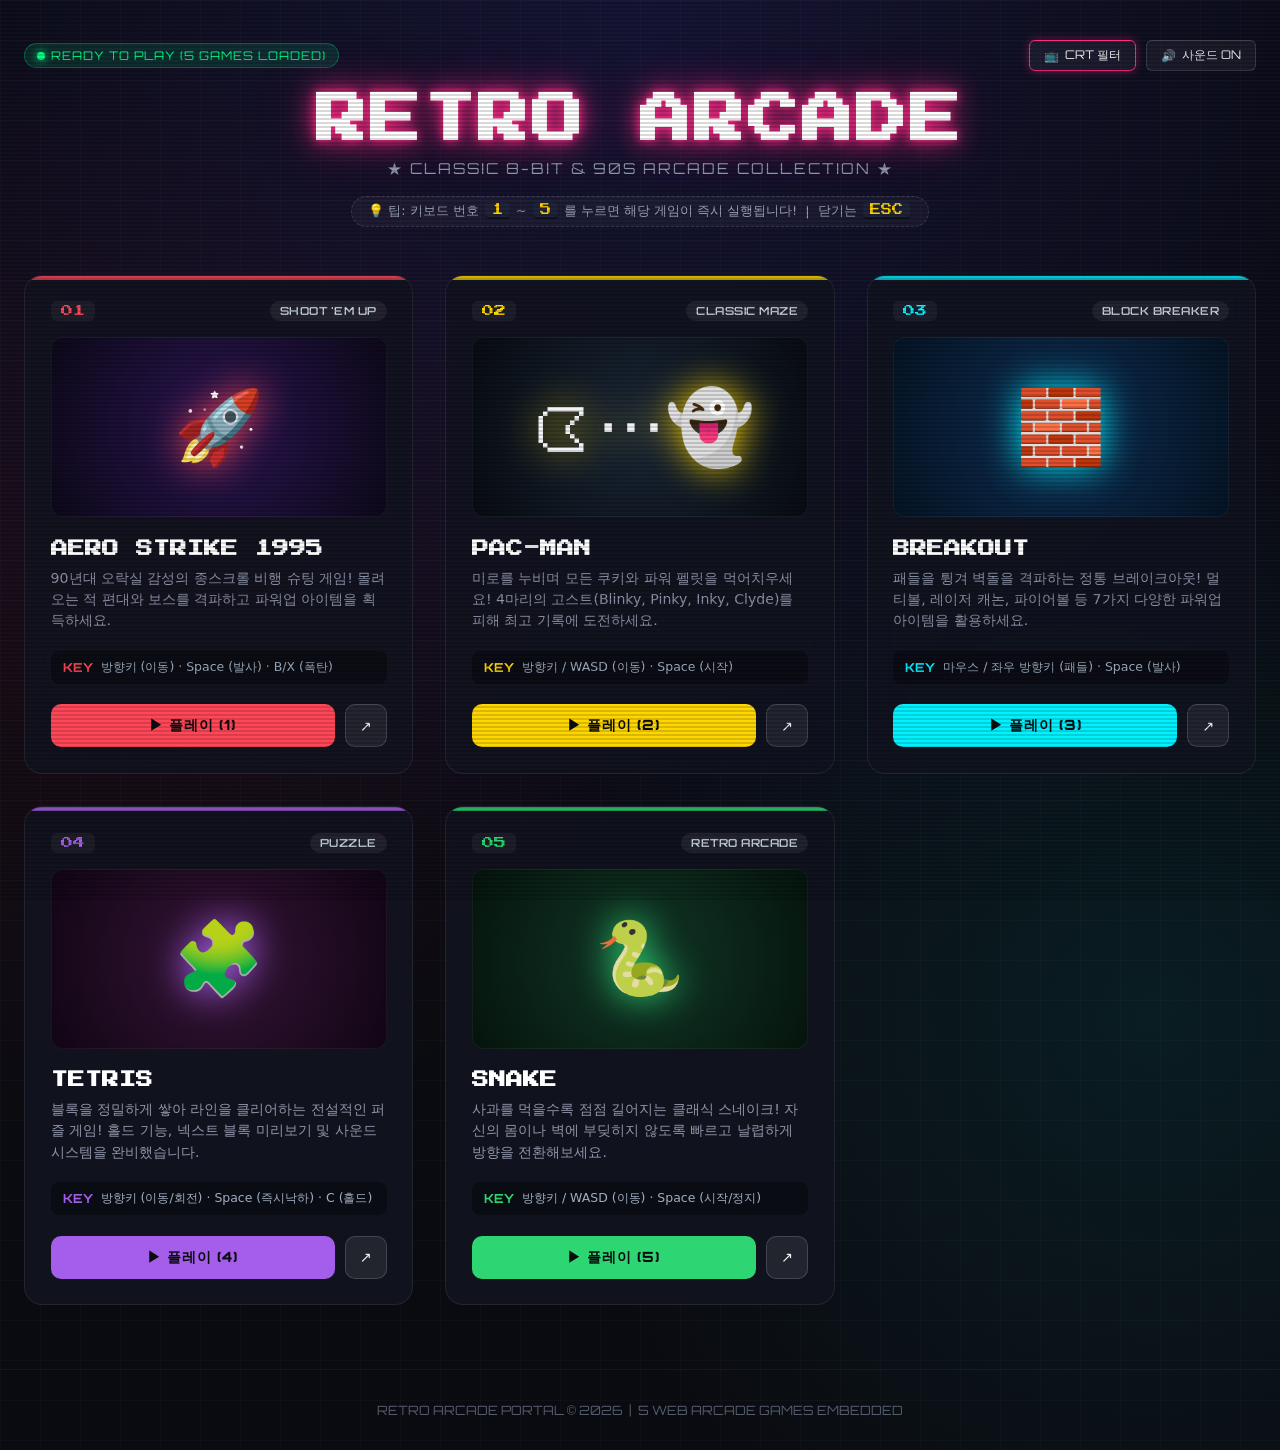
<file: index.html>
<!DOCTYPE html>
<html lang="ko">
<head>
  <meta charset="UTF-8">
  <meta name="viewport" content="width=device-width, initial-scale=1.0">
  <title>RETRO ARCADE HUB | 5개 레트로 아케이드 게임 모음</title>
  <link rel="preconnect" href="https://fonts.googleapis.com">
  <link rel="preconnect" href="https://fonts.gstatic.com" crossorigin>
  <link href="https://fonts.googleapis.com/css2?family=Orbitron:wght@600;800;900&family=Press+Start+2P&family=Pretendard:wght@400;600;700;800&display=swap" rel="stylesheet">
  <style>
    :root {
      --bg-dark: #0a0b10;
      --card-bg: rgba(18, 20, 32, 0.85);
      --card-border: rgba(255, 255, 255, 0.08);
      --neon-cyan: #00f2fe;
      --neon-pink: #ff2a85;
      --neon-yellow: #ffd000;
      --neon-green: #00ff88;
      --neon-purple: #9d4edd;
      --neon-orange: #ff6b35;
      --text-main: #f1f2f6;
      --text-sub: #8e94a8;
      --font-retro: 'Press Start 2P', monospace;
      --font-sci: 'Orbitron', sans-serif;
      --font-body: 'Pretendard', -apple-system, BlinkMacSystemFont, system-ui, sans-serif;
    }

    * {
      box-sizing: border-box;
      margin: 0;
      padding: 0;
    }

    body {
      background-color: var(--bg-dark);
      background-image: 
        radial-gradient(circle at 50% 0%, rgba(79, 70, 229, 0.18) 0%, transparent 60%),
        radial-gradient(circle at 10% 40%, rgba(255, 42, 133, 0.08) 0%, transparent 40%),
        radial-gradient(circle at 90% 70%, rgba(0, 242, 254, 0.08) 0%, transparent 40%),
        linear-gradient(rgba(255, 255, 255, 0.02) 1px, transparent 1px),
        linear-gradient(90deg, rgba(255, 255, 255, 0.02) 1px, transparent 1px);
      background-size: 100% 100%, 100% 100%, 100% 100%, 40px 40px, 40px 40px;
      color: var(--text-main);
      font-family: var(--font-body);
      min-height: 100vh;
      overflow-x: hidden;
      display: flex;
      flex-direction: column;
      position: relative;
    }

    /* CRT Scanline Overlay */
    .crt-effect::before {
      content: " ";
      display: block;
      position: fixed;
      top: 0; left: 0; bottom: 0; right: 0;
      background: linear-gradient(rgba(18, 16, 16, 0) 50%, rgba(0, 0, 0, 0.25) 50%);
      background-size: 100% 4px;
      z-index: 9999;
      pointer-events: none;
      opacity: 0.6;
    }

    /* Header */
    header {
      padding: 2.5rem 1.5rem 1.5rem;
      text-align: center;
      position: relative;
    }

    .top-bar {
      max-width: 1300px;
      margin: 0 auto 1.5rem;
      display: flex;
      justify-content: space-between;
      align-items: center;
      font-family: var(--font-sci);
      font-size: 0.85rem;
      color: var(--text-sub);
    }

    .badge-live {
      display: inline-flex;
      align-items: center;
      gap: 6px;
      background: rgba(0, 255, 136, 0.12);
      border: 1px solid rgba(0, 255, 136, 0.3);
      color: var(--neon-green);
      padding: 4px 12px;
      border-radius: 20px;
      font-size: 0.75rem;
      letter-spacing: 1px;
    }

    .badge-live::before {
      content: '';
      width: 8px;
      height: 8px;
      background: var(--neon-green);
      border-radius: 50%;
      box-shadow: 0 0 8px var(--neon-green);
      animation: pulse 1.5s infinite;
    }

    @keyframes pulse {
      0%, 100% { opacity: 1; transform: scale(1); }
      50% { opacity: 0.4; transform: scale(0.85); }
    }

    .header-controls {
      display: flex;
      gap: 10px;
    }

    .btn-tool {
      background: rgba(255, 255, 255, 0.05);
      border: 1px solid rgba(255, 255, 255, 0.15);
      color: var(--text-main);
      padding: 6px 14px;
      border-radius: 6px;
      font-family: var(--font-sci);
      font-size: 0.75rem;
      cursor: pointer;
      display: flex;
      align-items: center;
      gap: 6px;
      transition: all 0.2s;
    }

    .btn-tool:hover {
      background: rgba(255, 255, 255, 0.12);
      border-color: var(--neon-cyan);
      box-shadow: 0 0 10px rgba(0, 242, 254, 0.3);
    }

    .btn-tool.active {
      border-color: var(--neon-pink);
      color: #fff;
      box-shadow: 0 0 10px rgba(255, 42, 133, 0.4);
    }

    .marquee-title {
      font-family: var(--font-retro);
      font-size: clamp(1.8rem, 4.5vw, 3.2rem);
      letter-spacing: 3px;
      color: #fff;
      text-transform: uppercase;
      text-shadow: 
        0 0 10px var(--neon-pink),
        0 0 25px var(--neon-pink),
        0 0 50px rgba(255, 42, 133, 0.5);
      margin-bottom: 0.8rem;
      animation: neon-glow 3s ease-in-out infinite alternate;
    }

    @keyframes neon-glow {
      0% {
        text-shadow: 0 0 8px var(--neon-pink), 0 0 20px var(--neon-pink);
      }
      100% {
        text-shadow: 0 0 12px var(--neon-cyan), 0 0 35px var(--neon-cyan), 0 0 60px rgba(0, 242, 254, 0.6);
      }
    }

    .subtitle {
      font-family: var(--font-sci);
      font-size: 0.95rem;
      color: var(--text-sub);
      letter-spacing: 2px;
    }

    .keyboard-hint {
      display: inline-block;
      margin-top: 1rem;
      font-size: 0.8rem;
      color: #a0a6b8;
      background: rgba(255, 255, 255, 0.04);
      padding: 6px 16px;
      border-radius: 20px;
      border: 1px dashed rgba(255, 255, 255, 0.15);
    }

    .keyboard-hint kbd {
      background: #202438;
      color: var(--neon-yellow);
      padding: 2px 7px;
      border-radius: 4px;
      font-family: var(--font-retro);
      font-size: 0.7rem;
      box-shadow: 0 2px 0 #10121d;
      margin: 0 2px;
    }

    /* Main Container */
    main {
      flex: 1;
      max-width: 1320px;
      width: 100%;
      margin: 0 auto;
      padding: 1.5rem 1.5rem 4rem;
    }

    /* Game Grid */
    .game-grid {
      display: grid;
      grid-template-columns: repeat(auto-fit, minmax(360px, 1fr));
      gap: 2rem;
    }

    @media (max-width: 768px) {
      .game-grid {
        grid-template-columns: 1fr;
      }
    }

    /* Game Card */
    .game-card {
      background: var(--card-bg);
      border: 1px solid var(--card-border);
      border-radius: 18px;
      padding: 1.6rem;
      position: relative;
      display: flex;
      flex-direction: column;
      transition: all 0.3s cubic-bezier(0.2, 0.8, 0.2, 1);
      backdrop-filter: blur(12px);
      overflow: hidden;
      cursor: pointer;
    }

    .game-card::before {
      content: '';
      position: absolute;
      top: 0; left: 0; right: 0;
      height: 4px;
      background: var(--card-accent, var(--neon-cyan));
      opacity: 0.8;
      transition: all 0.3s ease;
    }

    .game-card:hover {
      transform: translateY(-8px);
      border-color: var(--card-accent, var(--neon-cyan));
      box-shadow: 
        0 14px 35px -8px rgba(0, 0, 0, 0.7),
        0 0 25px -5px var(--card-glow, rgba(0, 242, 254, 0.35));
    }

    .game-card:hover .game-visual {
      transform: scale(1.03);
    }

    .card-top {
      display: flex;
      justify-content: space-between;
      align-items: center;
      margin-bottom: 1rem;
    }

    .game-number {
      font-family: var(--font-retro);
      font-size: 0.75rem;
      color: var(--card-accent, var(--neon-cyan));
      background: rgba(255, 255, 255, 0.05);
      padding: 4px 10px;
      border-radius: 6px;
    }

    .game-badge {
      font-family: var(--font-sci);
      font-size: 0.7rem;
      padding: 3px 10px;
      border-radius: 12px;
      background: rgba(255, 255, 255, 0.07);
      color: #cbd5e1;
      font-weight: 600;
      letter-spacing: 0.5px;
    }

    /* Game Visual Banner */
    .game-visual {
      height: 180px;
      border-radius: 12px;
      margin-bottom: 1.2rem;
      position: relative;
      overflow: hidden;
      display: flex;
      align-items: center;
      justify-content: center;
      transition: transform 0.4s ease;
      background: #0d0f17;
      border: 1px solid rgba(255, 255, 255, 0.05);
    }

    /* Custom visual arts per game */
    .visual-shooting {
      background: radial-gradient(circle at center, #2c1654 0%, #0d091a 100%);
    }
    .visual-pacman {
      background: radial-gradient(circle at center, #1b2838 0%, #080c12 100%);
    }
    .visual-breakout {
      background: radial-gradient(circle at center, #0f3057 0%, #051424 100%);
    }
    .visual-tetris {
      background: radial-gradient(circle at center, #351435 0%, #110515 100%);
    }
    .visual-snake {
      background: radial-gradient(circle at center, #113626 0%, #05140d 100%);
    }

    .visual-icon {
      font-size: 4.5rem;
      filter: drop-shadow(0 0 18px var(--card-accent));
      animation: float-anim 3s ease-in-out infinite alternate;
    }

    @keyframes float-anim {
      0% { transform: translateY(0px) rotate(0deg); }
      100% { transform: translateY(-8px) rotate(2deg); }
    }

    /* Game Info */
    .game-title {
      font-family: var(--font-retro);
      font-size: 1.05rem;
      color: #fff;
      line-height: 1.4;
      margin-bottom: 0.5rem;
    }

    .game-desc {
      color: var(--text-sub);
      font-size: 0.88rem;
      line-height: 1.5;
      margin-bottom: 1.2rem;
      flex-grow: 1;
    }

    .controls-preview {
      background: rgba(0, 0, 0, 0.35);
      border-radius: 8px;
      padding: 8px 12px;
      margin-bottom: 1.3rem;
      font-size: 0.78rem;
      color: #a0aec0;
      display: flex;
      align-items: center;
      gap: 8px;
    }

    .controls-preview span.tag {
      color: var(--card-accent, var(--neon-cyan));
      font-weight: 700;
      font-family: var(--font-sci);
    }

    /* Action Buttons */
    .card-actions {
      display: flex;
      gap: 10px;
    }

    .btn-play {
      flex: 1;
      background: var(--card-accent, var(--neon-cyan));
      color: #0b0c10;
      border: none;
      padding: 12px 18px;
      border-radius: 10px;
      font-family: var(--font-sci);
      font-weight: 800;
      font-size: 0.88rem;
      letter-spacing: 1px;
      cursor: pointer;
      display: flex;
      align-items: center;
      justify-content: center;
      gap: 8px;
      transition: all 0.2s;
    }

    .btn-play:hover {
      filter: brightness(1.2);
      box-shadow: 0 0 15px var(--card-accent);
    }

    .btn-external {
      background: rgba(255, 255, 255, 0.08);
      color: var(--text-main);
      border: 1px solid rgba(255, 255, 255, 0.15);
      padding: 12px 14px;
      border-radius: 10px;
      font-size: 0.9rem;
      cursor: pointer;
      display: flex;
      align-items: center;
      justify-content: center;
      transition: all 0.2s;
      text-decoration: none;
    }

    .btn-external:hover {
      background: rgba(255, 255, 255, 0.16);
      border-color: #fff;
    }

    /* Modal Player Container (Arcade Cabinet) */
    .modal-backdrop {
      position: fixed;
      top: 0; left: 0; width: 100%; height: 100%;
      background: rgba(3, 4, 8, 0.92);
      backdrop-filter: blur(12px);
      z-index: 10000;
      display: none;
      flex-direction: column;
      align-items: center;
      justify-content: center;
      padding: 1rem;
      animation: fadeIn 0.25s ease-out;
    }

    .modal-backdrop.active {
      display: flex;
    }

    @keyframes fadeIn {
      from { opacity: 0; transform: scale(0.98); }
      to { opacity: 1; transform: scale(1); }
    }

    .cabinet-window {
      background: #111420;
      border: 2px solid #2d334d;
      border-radius: 16px;
      width: 95%;
      max-width: 920px;
      height: 92vh;
      display: flex;
      flex-direction: column;
      box-shadow: 
        0 25px 60px rgba(0, 0, 0, 0.9),
        0 0 40px rgba(79, 70, 229, 0.25);
      position: relative;
      overflow: hidden;
    }

    .cabinet-header {
      background: #181c2e;
      border-bottom: 1px solid rgba(255, 255, 255, 0.1);
      padding: 0.75rem 1.25rem;
      display: flex;
      align-items: center;
      justify-content: space-between;
    }

    .cabinet-title-group {
      display: flex;
      align-items: center;
      gap: 12px;
    }

    .cabinet-title {
      font-family: var(--font-retro);
      font-size: 0.95rem;
      color: var(--neon-cyan);
    }

    .cabinet-controls {
      display: flex;
      align-items: center;
      gap: 8px;
    }

    .cabinet-btn {
      background: rgba(255, 255, 255, 0.08);
      border: 1px solid rgba(255, 255, 255, 0.15);
      color: #fff;
      padding: 6px 12px;
      border-radius: 6px;
      font-family: var(--font-sci);
      font-size: 0.75rem;
      cursor: pointer;
      display: flex;
      align-items: center;
      gap: 5px;
      transition: all 0.2s;
    }

    .cabinet-btn:hover {
      background: rgba(255, 255, 255, 0.18);
    }

    .cabinet-btn.btn-close {
      background: #e74c3c;
      border-color: #c0392b;
      font-weight: bold;
    }

    .cabinet-btn.btn-close:hover {
      background: #c0392b;
      box-shadow: 0 0 10px rgba(231, 76, 60, 0.6);
    }

    .cabinet-screen-wrapper {
      flex: 1;
      width: 100%;
      height: calc(100% - 55px);
      background: #000;
      position: relative;
    }

    .cabinet-iframe {
      width: 100%;
      height: 100%;
      border: none;
      display: block;
      background: #000;
    }

    /* Keybind Guide Popup */
    .keybind-bar {
      background: #0f121d;
      border-top: 1px solid rgba(255, 255, 255, 0.08);
      padding: 6px 16px;
      font-size: 0.75rem;
      color: #718096;
      display: flex;
      justify-content: space-between;
      align-items: center;
    }

    .keybind-bar span.active-hint {
      color: #a0aec0;
    }

    /* Footer */
    footer {
      text-align: center;
      padding: 2rem;
      font-size: 0.8rem;
      color: #555b6e;
      border-top: 1px solid rgba(255, 255, 255, 0.05);
      font-family: var(--font-sci);
    }

    footer a {
      color: var(--neon-cyan);
      text-decoration: none;
    }
  </style>
</head>
<body class="crt-effect">

  <header>
    <div class="top-bar">
      <div class="badge-live">READY TO PLAY (5 GAMES LOADED)</div>
      <div class="header-controls">
        <button id="crt-toggle" class="btn-tool active" title="CRT 스캔라인 필터 On/Off">
          <span>📺</span> CRT 필터
        </button>
        <button id="audio-toggle" class="btn-tool" title="효과음 사운드 토글">
          <span>🔊</span> 사운드 ON
        </button>
      </div>
    </div>

    <h1 class="marquee-title">RETRO ARCADE</h1>
    <div class="subtitle">★ CLASSIC 8-BIT & 90S ARCADE COLLECTION ★</div>
    
    <div class="keyboard-hint">
      💡 팁: 키보드 번호 <kbd>1</kbd> ~ <kbd>5</kbd> 를 누르면 해당 게임이 즉시 실행됩니다! &nbsp;|&nbsp; 닫기는 <kbd>ESC</kbd>
    </div>
  </header>

  <main>
    <div class="game-grid">

      <!-- 1. AERO STRIKE 1995 (Shooting) -->
      <article class="game-card" 
        style="--card-accent: #ff4757; --card-glow: rgba(255, 71, 87, 0.4);"
        onclick="openGame('shooting', 'AERO STRIKE 1995', 'shooting/index.html', '방향키: 이동 | Space: 기관총 | B / X: 전멸 폭탄')">
        <div class="card-top">
          <span class="game-number">01</span>
          <span class="game-badge">SHOOT 'EM UP</span>
        </div>
        <div class="game-visual visual-shooting">
          <div class="visual-icon">🚀</div>
        </div>
        <h2 class="game-title">AERO STRIKE 1995</h2>
        <p class="game-desc">
          90년대 오락실 감성의 종스크롤 비행 슈팅 게임! 몰려오는 적 편대와 보스를 격파하고 파워업 아이템을 획득하세요.
        </p>
        <div class="controls-preview">
          <span class="tag">KEY</span>
          <span>방향키 (이동) · Space (발사) · B/X (폭탄)</span>
        </div>
        <div class="card-actions" onclick="event.stopPropagation()">
          <button class="btn-play" onclick="openGame('shooting', 'AERO STRIKE 1995', 'shooting/index.html', '방향키: 이동 | Space: 기관총 | B / X: 전멸 폭탄')">
            ▶ 플레이 (1)
          </button>
          <a href="shooting/index.html" target="_blank" class="btn-external" title="새 탭에서 열기">
            ↗
          </a>
        </div>
      </article>

      <!-- 2. PAC-MAN (game_new) -->
      <article class="game-card" 
        style="--card-accent: #ffd700; --card-glow: rgba(255, 215, 0, 0.4);"
        onclick="openGame('pacman', 'PAC-MAN', 'game_new/index.html', '방향키 또는 WASD: 이동 | Enter / Space: 시작 및 일시정지')">
        <div class="card-top">
          <span class="game-number">02</span>
          <span class="game-badge">CLASSIC MAZE</span>
        </div>
        <div class="game-visual visual-pacman">
          <div class="visual-icon">ᗧ···👻</div>
        </div>
        <h2 class="game-title">PAC-MAN</h2>
        <p class="game-desc">
          미로를 누비며 모든 쿠키와 파워 펠릿을 먹어치우세요! 4마리의 고스트(Blinky, Pinky, Inky, Clyde)를 피해 최고 기록에 도전하세요.
        </p>
        <div class="controls-preview">
          <span class="tag">KEY</span>
          <span>방향키 / WASD (이동) · Space (시작)</span>
        </div>
        <div class="card-actions" onclick="event.stopPropagation()">
          <button class="btn-play" onclick="openGame('pacman', 'PAC-MAN', 'game_new/index.html', '방향키 또는 WASD: 이동 | Enter / Space: 시작 및 일시정지')">
            ▶ 플레이 (2)
          </button>
          <a href="game_new/index.html" target="_blank" class="btn-external" title="새 탭에서 열기">
            ↗
          </a>
        </div>
      </article>

      <!-- 3. BREAKOUT (breakout) -->
      <article class="game-card" 
        style="--card-accent: #00f2fe; --card-glow: rgba(0, 242, 254, 0.4);"
        onclick="openGame('breakout', 'BREAKOUT CLASSIC', 'breakout/index.html', '마우스 또는 좌우 방향키: 패들 조작 | Space: 공 발사 및 시작')">
        <div class="card-top">
          <span class="game-number">03</span>
          <span class="game-badge">BLOCK BREAKER</span>
        </div>
        <div class="game-visual visual-breakout">
          <div class="visual-icon">🧱</div>
        </div>
        <h2 class="game-title">BREAKOUT</h2>
        <p class="game-desc">
          패들을 튕겨 벽돌을 격파하는 정통 브레이크아웃! 멀티볼, 레이저 캐논, 파이어볼 등 7가지 다양한 파워업 아이템을 활용하세요.
        </p>
        <div class="controls-preview">
          <span class="tag">KEY</span>
          <span>마우스 / 좌우 방향키 (패들) · Space (발사)</span>
        </div>
        <div class="card-actions" onclick="event.stopPropagation()">
          <button class="btn-play" onclick="openGame('breakout', 'BREAKOUT CLASSIC', 'breakout/index.html', '마우스 또는 좌우 방향키: 패들 조작 | Space: 공 발사 및 시작')">
            ▶ 플레이 (3)
          </button>
          <a href="breakout/index.html" target="_blank" class="btn-external" title="새 탭에서 열기">
            ↗
          </a>
        </div>
      </article>

      <!-- 4. TETRIS (testris) -->
      <article class="game-card" 
        style="--card-accent: #a55eea; --card-glow: rgba(165, 94, 234, 0.4);"
        onclick="openGame('tetris', 'CLASSIC TETRIS', 'testris/index.html', '방향키: 이동 및 회전 | Space: 하드드롭 | C/Shift: 홀드')">
        <div class="card-top">
          <span class="game-number">04</span>
          <span class="game-badge">PUZZLE</span>
        </div>
        <div class="game-visual visual-tetris">
          <div class="visual-icon">🧩</div>
        </div>
        <h2 class="game-title">TETRIS</h2>
        <p class="game-desc">
          블록을 정밀하게 쌓아 라인을 클리어하는 전설적인 퍼즐 게임! 홀드 기능, 넥스트 블록 미리보기 및 사운드 시스템을 완비했습니다.
        </p>
        <div class="controls-preview">
          <span class="tag">KEY</span>
          <span>방향키 (이동/회전) · Space (즉시낙하) · C (홀드)</span>
        </div>
        <div class="card-actions" onclick="event.stopPropagation()">
          <button class="btn-play" onclick="openGame('tetris', 'CLASSIC TETRIS', 'testris/index.html', '방향키: 이동 및 회전 | Space: 하드드롭 | C/Shift: 홀드')">
            ▶ 플레이 (4)
          </button>
          <a href="testris/index.html" target="_blank" class="btn-external" title="새 탭에서 열기">
            ↗
          </a>
        </div>
      </article>

      <!-- 5. SNAKE (snake) -->
      <article class="game-card" 
        style="--card-accent: #2ed573; --card-glow: rgba(46, 213, 115, 0.4);"
        onclick="openGame('snake', 'SNAKE GAME', 'snake/index.html', '방향키 또는 WASD: 방향 조작 | Space: 시작 및 일시정지')">
        <div class="card-top">
          <span class="game-number">05</span>
          <span class="game-badge">RETRO ARCADE</span>
        </div>
        <div class="game-visual visual-snake">
          <div class="visual-icon">🐍</div>
        </div>
        <h2 class="game-title">SNAKE</h2>
        <p class="game-desc">
          사과를 먹을수록 점점 길어지는 클래식 스네이크! 자신의 몸이나 벽에 부딪히지 않도록 빠르고 날렵하게 방향을 전환해보세요.
        </p>
        <div class="controls-preview">
          <span class="tag">KEY</span>
          <span>방향키 / WASD (이동) · Space (시작/정지)</span>
        </div>
        <div class="card-actions" onclick="event.stopPropagation()">
          <button class="btn-play" onclick="openGame('snake', 'SNAKE GAME', 'snake/index.html', '방향키 또는 WASD: 방향 조작 | Space: 시작 및 일시정지')">
            ▶ 플레이 (5)
          </button>
          <a href="snake/index.html" target="_blank" class="btn-external" title="새 탭에서 열기">
            ↗
          </a>
        </div>
      </article>

    </div>
  </main>

  <!-- Arcade Cabinet Modal -->
  <div id="game-modal" class="modal-backdrop" onclick="handleBackdropClick(event)">
    <div class="cabinet-window">
      <div class="cabinet-header">
        <div class="cabinet-title-group">
          <span id="modal-game-icon">🕹️</span>
          <h3 id="modal-game-title" class="cabinet-title">GAME TITLE</h3>
        </div>
        <div class="cabinet-controls">
          <button class="cabinet-btn" onclick="restartCurrentGame()" title="게임 다시 시작">
            <span>🔄</span> 다시시작
          </button>
          <button class="cabinet-btn" onclick="openInNewTab()" title="새 창에서 열기">
            <span>↗</span> 새 탭
          </button>
          <button class="cabinet-btn" onclick="toggleFullscreen()" title="전체화면">
            <span>⛶</span> 전체화면
          </button>
          <button class="cabinet-btn btn-close" onclick="closeGame()" title="로비로 돌아가기 (ESC)">
            ✕ 나가기
          </button>
        </div>
      </div>
      <div class="cabinet-screen-wrapper">
        <iframe id="game-frame" class="cabinet-iframe" src="" allowfullscreen></iframe>
      </div>
      <div class="keybind-bar">
        <span id="modal-key-hint" class="active-hint">조작키 안내: -</span>
        <span>오락실 허브로 나가기: [ESC] 키</span>
      </div>
    </div>
  </div>

  <footer>
    <p>RETRO ARCADE PORTAL &copy; 2026 &nbsp;|&nbsp; 5 WEB ARCADE GAMES EMBEDDED</p>
  </footer>

  <script>
    // Audio Synthesizer for Retro UI sound effects
    let audioCtx = null;
    let soundEnabled = true;

    function initAudio() {
      if (!audioCtx) {
        audioCtx = new (window.AudioContext || window.webkitAudioContext)();
      }
      if (audioCtx.state === 'suspended') {
        audioCtx.resume();
      }
    }

    function playBeep(freq = 440, type = 'square', duration = 0.08) {
      if (!soundEnabled) return;
      try {
        initAudio();
        const osc = audioCtx.createOscillator();
        const gain = audioCtx.createGain();
        osc.type = type;
        osc.frequency.setValueAtTime(freq, audioCtx.currentTime);
        gain.gain.setValueAtTime(0.06, audioCtx.currentTime);
        gain.gain.exponentialRampToValueAtTime(0.001, audioCtx.currentTime + duration);
        osc.connect(gain);
        gain.connect(audioCtx.destination);
        osc.start();
        osc.stop(audioCtx.currentTime + duration);
      } catch (e) {
        // Audio policy or uninitialized
      }
    }

    function playCoinSound() {
      if (!soundEnabled) return;
      try {
        initAudio();
        const t = audioCtx.currentTime;
        const osc = audioCtx.createOscillator();
        const gain = audioCtx.createGain();
        osc.type = 'square';
        osc.frequency.setValueAtTime(987.77, t); // B5
        osc.frequency.setValueAtTime(1318.51, t + 0.08); // E6
        gain.gain.setValueAtTime(0.08, t);
        gain.gain.exponentialRampToValueAtTime(0.001, t + 0.35);
        osc.connect(gain);
        gain.connect(audioCtx.destination);
        osc.start(t);
        osc.stop(t + 0.35);
      } catch (e) {}
    }

    // Games Metadata
    const games = [
      { id: 'shooting', title: 'AERO STRIKE 1995', url: 'shooting/index.html', icon: '🚀', keys: '방향키: 이동 | Space: 발사 | B, X: 전멸 폭탄' },
      { id: 'pacman', title: 'PAC-MAN', url: 'game_new/index.html', icon: 'ᗧ', keys: '방향키 또는 WASD: 이동 | Enter/Space: 시작 및 정지' },
      { id: 'breakout', title: 'BREAKOUT CLASSIC', url: 'breakout/index.html', icon: '🧱', keys: '마우스 또는 좌우 방향키: 패들 조작 | Space: 공 발사' },
      { id: 'tetris', title: 'CLASSIC TETRIS', url: 'testris/index.html', icon: '🧩', keys: '방향키: 이동/회전 | Space: 하드드롭 | C, Shift: 홀드' },
      { id: 'snake', title: 'SNAKE GAME', url: 'snake/index.html', icon: '🐍', keys: '방향키 또는 WASD: 방향 조작 | Space: 시작/일시정지' }
    ];

    let currentGameUrl = '';

    const modal = document.getElementById('game-modal');
    const iframe = document.getElementById('game-frame');
    const modalTitle = document.getElementById('modal-game-title');
    const modalIcon = document.getElementById('modal-game-icon');
    const modalKeyHint = document.getElementById('modal-key-hint');
    const crtBtn = document.getElementById('crt-toggle');
    const audioBtn = document.getElementById('audio-toggle');

    function openGame(id, title, url, keys) {
      playCoinSound();
      currentGameUrl = url;
      modalTitle.textContent = title;
      modalKeyHint.textContent = '조작키: ' + keys;
      
      const found = games.find(g => g.url === url);
      modalIcon.textContent = found ? found.icon : '🕹️';

      // Load game into iframe
      iframe.src = url;
      modal.classList.add('active');
      document.body.style.overflow = 'hidden';

      // Focus iframe so keyboard controls work immediately
      setTimeout(() => {
        try {
          iframe.focus();
          if (iframe.contentWindow) {
            iframe.contentWindow.focus();
          }
        } catch(e) {}
      }, 200);
    }

    function closeGame() {
      playBeep(280, 'triangle', 0.1);
      modal.classList.remove('active');
      iframe.src = '';
      currentGameUrl = '';
      document.body.style.overflow = '';
    }

    function handleBackdropClick(e) {
      if (e.target === modal) {
        closeGame();
      }
    }

    function restartCurrentGame() {
      playBeep(520, 'square', 0.08);
      if (currentGameUrl) {
        iframe.src = currentGameUrl;
        setTimeout(() => {
          try {
            iframe.focus();
            if (iframe.contentWindow) iframe.contentWindow.focus();
          } catch(e) {}
        }, 150);
      }
    }

    function openInNewTab() {
      if (currentGameUrl) {
        window.open(currentGameUrl, '_blank');
      }
    }

    function toggleFullscreen() {
      const cabinet = document.querySelector('.cabinet-window');
      if (!document.fullscreenElement) {
        if (cabinet.requestFullscreen) {
          cabinet.requestFullscreen();
        } else if (cabinet.webkitRequestFullscreen) {
          cabinet.webkitRequestFullscreen();
        }
      } else {
        if (document.exitFullscreen) {
          document.exitFullscreen();
        }
      }
    }

    // Toggle CRT Scanlines
    crtBtn.addEventListener('click', () => {
      document.body.classList.toggle('crt-effect');
      const active = document.body.classList.contains('crt-effect');
      crtBtn.classList.toggle('active', active);
      playBeep(active ? 600 : 300, 'sine', 0.05);
    });

    // Toggle Sound
    audioBtn.addEventListener('click', () => {
      soundEnabled = !soundEnabled;
      audioBtn.classList.toggle('active', soundEnabled);
      audioBtn.innerHTML = soundEnabled ? '<span>🔊</span> 사운드 ON' : '<span>🔇</span> 사운드 OFF';
      if (soundEnabled) playBeep(700, 'triangle', 0.08);
    });

    // Global Keyboard Shortcuts (1~5 for games, ESC to close)
    window.addEventListener('keydown', (e) => {
      // If modal is active, ESC closes it
      if (modal.classList.contains('active')) {
        if (e.key === 'Escape') {
          closeGame();
        }
        return;
      }

      // If typing in input, ignore
      if (['INPUT', 'TEXTAREA'].includes(document.activeElement.tagName)) return;

      const num = parseInt(e.key, 10);
      if (num >= 1 && num <= 5) {
        const game = games[num - 1];
        if (game) {
          openGame(game.id, game.title, game.url, game.keys);
        }
      }
    });

    // Button hover audio
    document.querySelectorAll('.game-card, .btn-play, .btn-tool, .cabinet-btn').forEach(elem => {
      elem.addEventListener('mouseenter', () => {
        playBeep(880, 'sine', 0.03);
      });
    });
  </script>
</body>
</html>
</file>
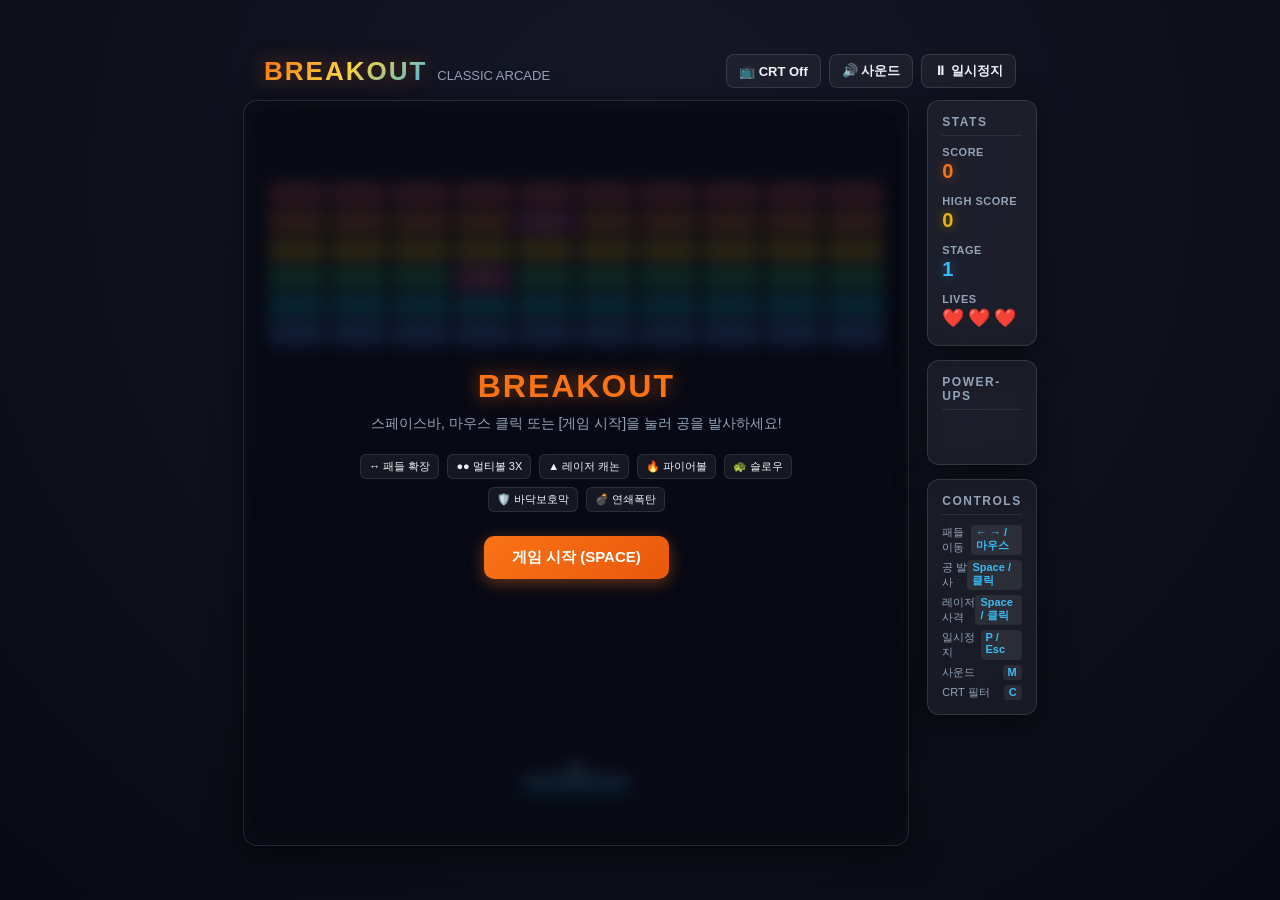
<file: breakout/index.html>
<!DOCTYPE html>
<html lang="ko">
<head>
  <meta charset="UTF-8">
  <meta name="viewport" content="width=device-width, initial-scale=1.0, user-scalable=no">
  <title>브레이크아웃: 클래식 벽돌깨기 (Breakout Classic)</title>
  <link rel="stylesheet" href="style.css">
</head>
<body>
  <div class="game-container">
    <!-- 상단 헤더 & 컨트롤 -->
    <header class="game-header">
      <div class="title-area">
        <h1>BREAKOUT</h1>
        <span class="subtitle">CLASSIC ARCADE</span>
      </div>
      <div class="header-controls">
        <button id="crt-btn" class="icon-btn" title="CRT 브라운관 스캔라인 필터 토글">📺 CRT Off</button>
        <button id="sound-btn" class="icon-btn" title="사운드 켜기/끄기">🔊 사운드</button>
        <button id="pause-btn" class="icon-btn" title="일시 정지 (P/ESC)">⏸ 일시정지</button>
      </div>
    </header>

    <div class="main-layout">
      <!-- 중앙 메인 게임 보드 -->
      <main class="board-wrapper">
        <div class="canvas-container">
          <canvas id="game-canvas" width="640" height="720"></canvas>
          <div id="crt-layer" class="crt-overlay"></div>

          <!-- 시작 오버레이 -->
          <div id="start-overlay" class="overlay active">
            <h2 class="start-title">BREAKOUT</h2>
            <p>스페이스바, 마우스 클릭 또는 [게임 시작]을 눌러 공을 발사하세요!</p>
            
            <div class="items-preview">
              <span class="preview-chip">↔ 패들 확장</span>
              <span class="preview-chip">●● 멀티볼 3X</span>
              <span class="preview-chip">▲ 레이저 캐논</span>
              <span class="preview-chip">🔥 파이어볼</span>
              <span class="preview-chip">🐢 슬로우</span>
              <span class="preview-chip">🛡️ 바닥보호막</span>
              <span class="preview-chip">💣 연쇄폭탄</span>
            </div>

            <button id="start-btn" class="primary-btn">게임 시작 (SPACE)</button>
          </div>

          <!-- 일시정지 오버레이 -->
          <div id="pause-overlay" class="overlay">
            <h2>PAUSED</h2>
            <p>게임이 일시정지되었습니다.</p>
            <button id="resume-btn" class="primary-btn">계속하기 (P)</button>
          </div>

          <!-- 스테이지 클리어 오버레이 -->
          <div id="stage-clear-overlay" class="overlay">
            <h2 id="stage-clear-title" class="clear-title">STAGE CLEAR! 🎉</h2>
            <div id="stage-clear-desc" class="stage-summary">
              스테이지 클리어 완료!
            </div>
            <button id="next-stage-btn" class="primary-btn">다음 스테이지 도전 (SPACE)</button>
          </div>

          <!-- 게임 오버 오버레이 -->
          <div id="game-over-overlay" class="overlay">
            <h2 class="gameover-title">GAME OVER</h2>
            <div class="result-card">
              <div class="result-row">
                <span>최종 점수:</span>
                <strong id="final-score" class="highlight-orange">0</strong>
              </div>
              <div class="result-row">
                <span>최고 기록:</span>
                <strong id="final-high-score" class="highlight-yellow">0</strong>
              </div>
              <div>
                <span id="new-record-badge" class="new-record" style="display: none;">🏆 NEW RECORD!</span>
              </div>
            </div>
            <button id="retry-btn" class="primary-btn">다시 도전 (SPACE)</button>
          </div>
        </div>

        <!-- 모바일 터치 발사 버튼 -->
        <div class="mobile-controls">
          <button id="touch-launch-btn" class="touch-action-btn">🚀 공 발사 / 레이저 사격</button>
        </div>
      </main>

      <!-- 우측 사이드바: 점수 & 정보 -->
      <aside class="sidebar">
        <!-- 스탯 패널 -->
        <div class="panel">
          <h2>STATS</h2>
          <div class="stat-item">
            <span class="stat-label">SCORE</span>
            <span id="val-score" class="stat-value highlight-orange">0</span>
          </div>
          <div class="stat-item">
            <span class="stat-label">HIGH SCORE</span>
            <span id="val-high-score" class="stat-value highlight-yellow">0</span>
          </div>
          <div class="stat-item">
            <span class="stat-label">STAGE</span>
            <span id="val-level" class="stat-value highlight-cyan">1</span>
          </div>
          <div class="stat-item">
            <span class="stat-label">LIVES</span>
            <div id="lives-display" class="lives-box">
              <span class="life-icon">❤️</span>
              <span class="life-icon">❤️</span>
              <span class="life-icon">❤️</span>
            </div>
          </div>
        </div>

        <!-- 콤보 패널 -->
        <div id="combo-panel" class="panel combo-panel">
          <h2>STREAK</h2>
          <div id="val-combo" class="combo-text">2 COMBO!</div>
        </div>

        <!-- 활성 파워업 아이템 -->
        <div class="panel">
          <h2>POWER-UPS</h2>
          <div id="active-powerups" class="powerup-box">
            <span class="powerup-empty-hint">획득한 파워업 없음</span>
          </div>
        </div>

        <!-- 조작 안내 -->
        <div class="panel">
          <h2>CONTROLS</h2>
          <ul class="help-list">
            <li><span>패들 이동</span><span class="help-key">← → / 마우스</span></li>
            <li><span>공 발사</span><span class="help-key">Space / 클릭</span></li>
            <li><span>레이저 사격</span><span class="help-key">Space / 클릭</span></li>
            <li><span>일시정지</span><span class="help-key">P / Esc</span></li>
            <li><span>사운드</span><span class="help-key">M</span></li>
            <li><span>CRT 필터</span><span class="help-key">C</span></li>
          </ul>
        </div>
      </aside>
    </div>
  </div>

  <!-- 스크립트 로드 -->
  <script src="audio.js"></script>
  <script src="game.js"></script>
</body>
</html>
</file>
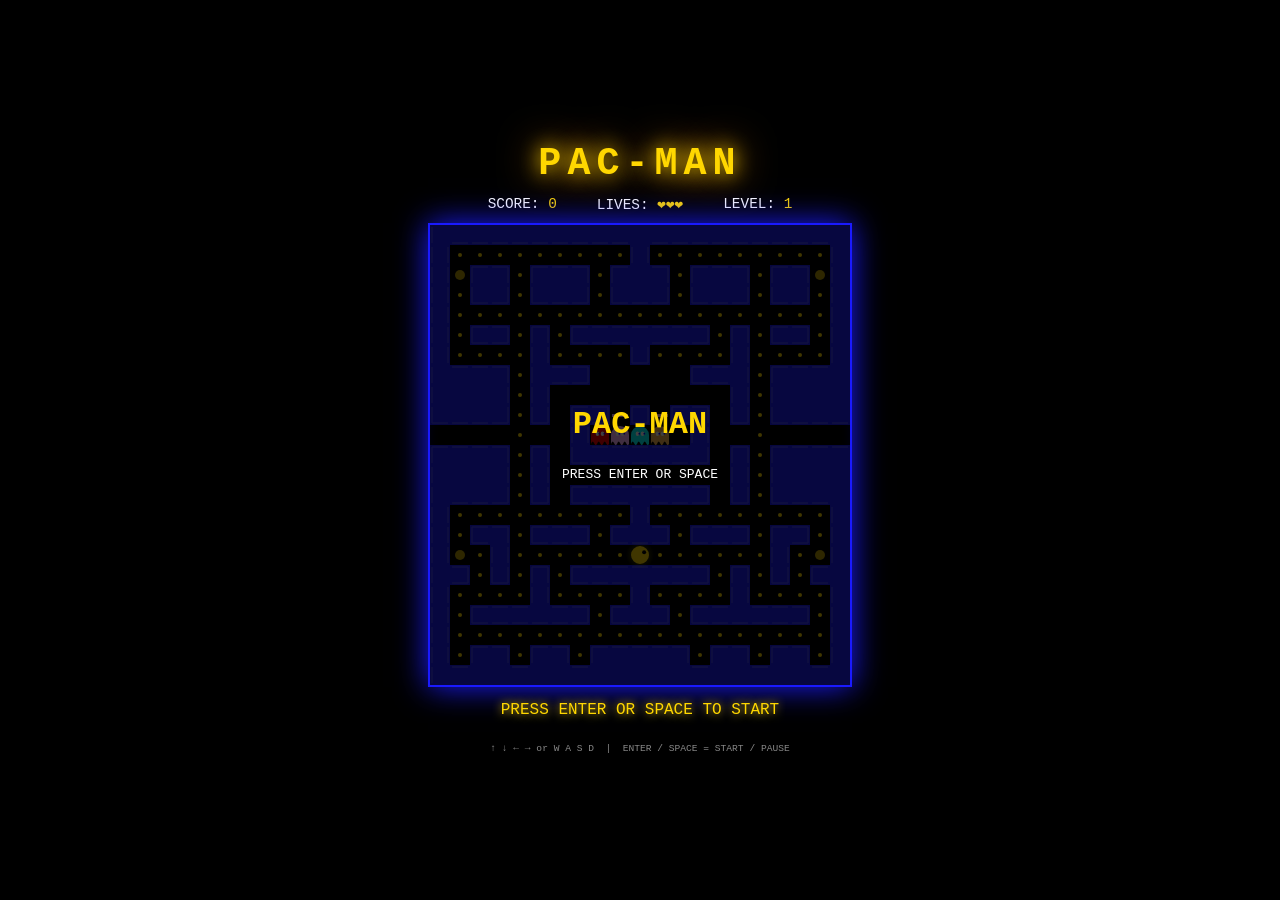
<file: game_new/index.html>
<!DOCTYPE html>
<html lang="ko">
<head>
  <meta charset="UTF-8" />
  <meta name="viewport" content="width=device-width, initial-scale=1.0" />
  <title>PAC-MAN</title>
  <style>
    * { margin: 0; padding: 0; box-sizing: border-box; }

    body {
      background: #000;
      display: flex;
      flex-direction: column;
      align-items: center;
      justify-content: center;
      min-height: 100vh;
      font-family: 'Press Start 2P', 'Courier New', monospace;
      color: #fff;
      user-select: none;
    }

    h1 {
      font-size: 2.4rem;
      color: #FFD700;
      letter-spacing: 6px;
      text-shadow: 0 0 20px #FFD700, 0 0 40px #FF8C00;
      margin-bottom: 10px;
    }

    #hud {
      display: flex;
      gap: 40px;
      margin-bottom: 10px;
      font-size: 0.9rem;
      color: #fff;
    }

    #hud span { color: #FFD700; }

    canvas {
      border: 2px solid #1a1aff;
      box-shadow: 0 0 30px #1a1aff, inset 0 0 10px #000055;
      background: #000;
    }

    #message {
      margin-top: 14px;
      font-size: 1rem;
      color: #FFD700;
      text-shadow: 0 0 10px #FFD700;
      min-height: 1.5em;
      text-align: center;
      animation: blink 0.8s step-end infinite;
    }

    @keyframes blink {
      0%, 100% { opacity: 1; }
      50% { opacity: 0; }
    }

    #controls {
      margin-top: 14px;
      font-size: 0.6rem;
      color: #888;
      text-align: center;
      line-height: 2;
    }
  </style>
</head>
<body>
  <h1>PAC-MAN</h1>
  <div id="hud">
    <div>SCORE: <span id="scoreDisplay">0</span></div>
    <div>LIVES: <span id="livesDisplay">❤️❤️❤️</span></div>
    <div>LEVEL: <span id="levelDisplay">1</span></div>
  </div>
  <canvas id="canvas"></canvas>
  <div id="message">PRESS ENTER OR SPACE TO START</div>
  <div id="controls">
    ↑ ↓ ← →  or  W A S D  &nbsp;|&nbsp;  ENTER / SPACE = START / PAUSE
  </div>

  <script>
  (() => {
    /* ─────────────────────────── CONSTANTS ─────────────────────────── */
    const TILE  = 20;
    const COLS  = 21;
    const ROWS  = 23;
    const W     = COLS * TILE;
    const H     = ROWS * TILE;

    // Map legend: 0=empty, 1=wall, 2=dot, 3=power, 4=ghost-house door
    const BASE_MAP = [
      [1,1,1,1,1,1,1,1,1,1,1,1,1,1,1,1,1,1,1,1,1],
      [1,2,2,2,2,2,2,2,2,2,1,2,2,2,2,2,2,2,2,2,1],
      [1,3,1,1,2,1,1,1,2,1,1,1,2,1,1,1,2,1,1,3,1],
      [1,2,1,1,2,1,1,1,2,1,1,1,2,1,1,1,2,1,1,2,1],
      [1,2,2,2,2,2,2,2,2,2,2,2,2,2,2,2,2,2,2,2,1],
      [1,2,1,1,2,1,2,1,1,1,1,1,1,1,2,1,2,1,1,2,1],
      [1,2,2,2,2,1,2,2,2,2,1,2,2,2,2,1,2,2,2,2,1],
      [1,1,1,1,2,1,1,1,0,0,0,0,0,1,1,1,2,1,1,1,1],
      [1,1,1,1,2,1,0,0,0,0,0,0,0,0,0,1,2,1,1,1,1],
      [1,1,1,1,2,1,0,1,1,4,1,4,1,1,0,1,2,1,1,1,1],
      [0,0,0,0,2,0,0,1,0,0,0,0,0,1,0,0,2,0,0,0,0],
      [1,1,1,1,2,1,0,1,1,1,1,1,1,1,0,1,2,1,1,1,1],
      [1,1,1,1,2,1,0,0,0,0,0,0,0,0,0,1,2,1,1,1,1],
      [1,1,1,1,2,1,0,1,1,1,1,1,1,1,0,1,2,1,1,1,1],
      [1,2,2,2,2,2,2,2,2,2,1,2,2,2,2,2,2,2,2,2,1],
      [1,2,1,1,2,1,1,1,2,1,1,1,2,1,1,1,2,1,1,2,1],
      [1,3,2,1,2,2,2,2,2,2,0,2,2,2,2,2,2,1,2,3,1],
      [1,1,2,1,2,1,2,1,1,1,1,1,1,1,2,1,2,1,2,1,1],
      [1,2,2,2,2,1,2,2,2,2,1,2,2,2,2,1,2,2,2,2,1],
      [1,2,1,1,1,1,1,1,2,1,1,1,2,1,1,1,1,1,1,2,1],
      [1,2,2,2,2,2,2,2,2,2,2,2,2,2,2,2,2,2,2,2,1],
      [1,2,1,1,2,1,1,2,1,1,1,1,1,2,1,1,2,1,1,2,1],
      [1,1,1,1,1,1,1,1,1,1,1,1,1,1,1,1,1,1,1,1,1],
    ];

    /* ─────────────────────── CANVAS SETUP ──────────────────────────── */
    const canvas = document.getElementById('canvas');
    canvas.width  = W;
    canvas.height = H;
    const ctx = canvas.getContext('2d');

    /* ─────────────────────────── STATE ─────────────────────────────── */
    let map, dots, totalDots, score, lives, level, state;
    // state: 'title' | 'countdown' | 'playing' | 'paused' | 'dying' | 'levelup' | 'gameover'
    let countdownVal = 3, countdownTimer = 0;
    let dyingTimer = 0;
    let levelupTimer = 0;

    /* ─────────────────────────── PAC-MAN ───────────────────────────── */
    let pac;
    function resetPac() {
      pac = {
        x: 10 * TILE + TILE/2,   // pixel center X
        y: 16 * TILE + TILE/2,   // pixel center Y
        dir: { x:0, y:0 },
        nextDir: { x:1, y:0 },
        speed: 2,
        mouthAngle: 0,
        mouthDir: 1,
        dead: false,
        deathFrame: 0,
      };
    }

    /* ─────────────────────────── GHOSTS ────────────────────────────── */
    const GHOST_COLORS  = ['#FF0000','#FFB8FF','#00FFFF','#FFB852'];
    const GHOST_NAMES   = ['Blinky','Pinky','Inky','Clyde'];
    let ghosts, frightTimer, flashTimer;

    const GHOST_HOME = { cx: 10, cy: 10 };   // ghost house center tile

    function resetGhosts() {
      frightTimer = 0; flashTimer = 0;
      ghosts = GHOST_NAMES.map((name, i) => ({
        name,
        color: GHOST_COLORS[i],
        x: (8 + i) * TILE + TILE/2,
        y: 10 * TILE + TILE/2,
        dir: { x: i%2===0 ? 1 : -1, y: 0 },
        speed: 1.5,
        mode: 'house',    // 'house' | 'scatter' | 'chase' | 'frightened' | 'eaten'
        houseTimer: i * 60,  // staggered release
        modeTimer: 0,
        eyeDir: { x: 1, y: 0 },
      }));
    }

    /* ─────────────────────── MAP HELPERS ───────────────────────────── */
    function cloneMap() {
      return BASE_MAP.map(r => r.slice());
    }

    function tileAt(tx, ty) {
      if (ty < 0 || ty >= ROWS) return 1;
      if (tx < 0 || tx < 0) return 0;   // tunnel wrap
      tx = ((tx % COLS) + COLS) % COLS;
      return map[ty][tx];
    }

    function isWall(tx, ty) {
      const t = tileAt(tx, ty);
      return t === 1 || t === 4;
    }

    function countDots() {
      let n = 0;
      for (let r = 0; r < ROWS; r++)
        for (let c = 0; c < COLS; c++)
          if (map[r][c] === 2 || map[r][c] === 3) n++;
      return n;
    }

    /* ─────────────────── MOVEMENT HELPERS ──────────────────────────── */
    function pixelToTile(p) { return Math.floor(p / TILE); }

    // Can this entity move in direction (dx,dy) from pixel (px,py)?
    function canMove(px, py, dx, dy, radius=7, ghostMode=null) {
      const nx = px + dx * 2;
      const ny = py + dy * 2;
      // Check 2 corners of the front face
      const offsets = [-radius+2, radius-2];
      for (const off of offsets) {
        const checkX = nx + (dy !== 0 ? off : 0);
        const checkY = ny + (dx !== 0 ? off : 0);
        const tx = pixelToTile(checkX);
        const ty = pixelToTile(checkY);
        if (ty < 0 || ty >= ROWS) return false;
        const ttx = ((tx % COLS) + COLS) % COLS;
        const cell = map[ty][ttx];
        if (cell === 1) return false;
        if (cell === 4 && ghostMode !== 'eaten' && ghostMode !== 'house') return false;
      }
      return true;
    }

    // Snap to tile center on the axis perpendicular to movement
    function snapAxis(p, d) {
      if (d !== 0) {
        // moving on this axis — snap on the other axis is handled there
        return p;
      }
      const tile = Math.round(p / TILE);
      return tile * TILE + TILE/2;
    }

    /* ─────────────────────── GAME INIT ─────────────────────────────── */
    function initGame() {
      map = cloneMap();
      score = 0; lives = 3; level = 1;
      totalDots = countDots();
      dots = totalDots;
      resetPac();
      resetGhosts();
      updateHUD();
      state = 'title';
    }

    function startLevel() {
      map = cloneMap();
      dots = countDots();
      resetPac();
      resetGhosts();
      ghosts.forEach(g => { g.speed = 1.5 + (level - 1) * 0.1; });
      pac.speed = 2 + (level - 1) * 0.05;
      state = 'countdown';
      countdownVal = 3;
      countdownTimer = 90;
    }

    /* ─────────────────────── HUD ────────────────────────────────────── */
    function updateHUD() {
      document.getElementById('scoreDisplay').textContent = score;
      const hearts = '❤️'.repeat(lives);
      document.getElementById('livesDisplay').textContent = lives > 0 ? hearts : '💀';
      document.getElementById('levelDisplay').textContent = level;
    }

    function setMessage(msg) {
      document.getElementById('message').textContent = msg;
    }

    /* ═══════════════════════════ UPDATE ══════════════════════════════ */
    function update() {
      switch (state) {
        case 'title':    return;
        case 'gameover': return;
        case 'paused':   return;

        case 'countdown':
          countdownTimer--;
          if (countdownTimer <= 0) {
            countdownVal--;
            if (countdownVal <= 0) { state = 'playing'; setMessage(''); }
            else countdownTimer = 60;
          }
          return;

        case 'dying':
          dyingTimer--;
          pac.deathFrame++;
          if (dyingTimer <= 0) {
            lives--;
            updateHUD();
            if (lives <= 0) {
              state = 'gameover';
              setMessage('GAME OVER — PRESS ENTER TO RESTART');
            } else {
              resetPac();
              resetGhosts();
              state = 'countdown';
              countdownVal = 3;
              countdownTimer = 90;
              setMessage('');
            }
          }
          return;

        case 'levelup':
          levelupTimer--;
          if (levelupTimer <= 0) {
            level++;
            updateHUD();
            startLevel();
          }
          return;

        case 'playing':
          updatePac();
          updateGhosts();
          checkCollisions();
          if (frightTimer > 0) {
            frightTimer--;
            flashTimer = frightTimer < 120 ? Math.floor(frightTimer / 15) % 2 : 0;
            if (frightTimer <= 0) {
              ghosts.forEach(g => { if (g.mode === 'frightened') g.mode = 'chase'; });
            }
          }
          return;
      }
    }

    /* ─────────────────────── PAC UPDATE ────────────────────────────── */
    function updatePac() {
      const { dir, nextDir } = pac;
      // Try to turn
      if ((nextDir.x !== dir.x || nextDir.y !== dir.y)) {
        if (canMove(pac.x, pac.y, nextDir.x, nextDir.y)) {
          pac.dir = { ...nextDir };
          // Snap perpendicular axis
          if (nextDir.x !== 0) pac.y = Math.round(pac.y / TILE) * TILE + TILE/2;
          if (nextDir.y !== 0) pac.x = Math.round(pac.x / TILE) * TILE + TILE/2;
        }
      }
      // Move
      if (canMove(pac.x, pac.y, pac.dir.x, pac.dir.y)) {
        pac.x += pac.dir.x * pac.speed;
        pac.y += pac.dir.y * pac.speed;
      }
      // Tunnel wrap
      if (pac.x < -TILE/2)        pac.x = W + TILE/2;
      if (pac.x > W + TILE/2)     pac.x = -TILE/2;

      // Chomp mouth
      pac.mouthAngle += pac.mouthDir * 4;
      if (pac.mouthAngle >= 35) pac.mouthDir = -1;
      if (pac.mouthAngle <= 0)  pac.mouthDir = 1;

      // Eat dots
      const tx = pixelToTile(pac.x);
      const ty = pixelToTile(pac.y);
      const ttx = ((tx % COLS) + COLS) % COLS;
      if (ty >= 0 && ty < ROWS) {
        const cell = map[ty][ttx];
        if (cell === 2) {
          map[ty][ttx] = 0; dots--; score += 10; updateHUD();
        } else if (cell === 3) {
          map[ty][ttx] = 0; dots--; score += 50; updateHUD();
          activateFright();
        }
        if (dots <= 0) {
          setMessage('LEVEL CLEAR!');
          state = 'levelup';
          levelupTimer = 120;
        }
      }
    }

    function activateFright() {
      frightTimer = 420;   // ~7 seconds at 60fps
      ghosts.forEach(g => {
        if (g.mode !== 'eaten' && g.mode !== 'house') {
          g.mode = 'frightened';
          // Reverse direction
          g.dir = { x: -g.dir.x, y: -g.dir.y };
        }
      });
    }

    /* ─────────────────────── GHOST UPDATE ──────────────────────────── */
    const DIRS = [{x:1,y:0},{x:-1,y:0},{x:0,y:1},{x:0,y:-1}];

    function ghostTargetTile(g) {
      const ptx = pixelToTile(pac.x);
      const pty = pixelToTile(pac.y);
      switch (g.name) {
        case 'Blinky': return { x: ptx, y: pty };
        case 'Pinky':  return { x: ptx + pac.dir.x*4, y: pty + pac.dir.y*4 };
        case 'Inky': {
          const blinky = ghosts[0];
          const mx = ptx + pac.dir.x*2;
          const my = pty + pac.dir.y*2;
          return { x: mx*2 - pixelToTile(blinky.x), y: my*2 - pixelToTile(blinky.y) };
        }
        case 'Clyde': {
          const dist = Math.hypot(pixelToTile(g.x)-ptx, pixelToTile(g.y)-pty);
          return dist > 8 ? { x:ptx, y:pty } : { x:0, y:ROWS-1 };
        }
      }
    }

    function updateGhosts() {
      ghosts.forEach(g => {
        // House mode: bounce inside until released
        if (g.mode === 'house') {
          g.houseTimer--;
          if (g.houseTimer <= 0) {
            // Exit ghost house
            g.x = GHOST_HOME.cx * TILE + TILE/2;
            g.y = 9 * TILE + TILE/2;
            g.dir = { x:0, y:-1 };
            g.mode = 'scatter';
            g.modeTimer = 300;
          } else {
            // Bounce vertically inside house
            g.y += g.dir.y * g.speed;
            if (g.y > 11 * TILE) { g.dir.y = -1; }
            if (g.y < 9 * TILE)  { g.dir.y =  1; }
          }
          return;
        }

        // Mode switching scatter <-> chase
        if (g.mode === 'scatter' || g.mode === 'chase') {
          g.modeTimer--;
          if (g.modeTimer <= 0) {
            if (g.mode === 'scatter') { g.mode = 'chase';   g.modeTimer = 600; }
            else                      { g.mode = 'scatter'; g.modeTimer = 300; }
          }
        }

        // Move ghost
        moveGhost(g);
      });
    }

    function moveGhost(g) {
      const speed = g.mode === 'frightened' ? g.speed * 0.5
                  : g.mode === 'eaten'       ? g.speed * 2
                  : g.speed;

      // Check if near a tile center (decision point)
      const cx = Math.round((g.x - TILE/2) / TILE) * TILE + TILE/2;
      const cy = Math.round((g.y - TILE/2) / TILE) * TILE + TILE/2;
      const atCenter = Math.abs(g.x - cx) < speed + 1 && Math.abs(g.y - cy) < speed + 1;

      if (atCenter) {
        g.x = cx; g.y = cy;
        const tx = pixelToTile(g.x);
        const ty = pixelToTile(g.y);

        let target;
        if (g.mode === 'eaten') {
          target = { x: GHOST_HOME.cx, y: GHOST_HOME.cy };
          const dist = Math.hypot(tx - target.x, ty - target.y);
          if (dist < 1.5) { g.mode = 'chase'; g.modeTimer = 300; return; }
        } else if (g.mode === 'frightened') {
          target = null;  // random
        } else {
          target = ghostTargetTile(g);
        }

        // Choose best direction (no reversing)
        const reverse = { x: -g.dir.x, y: -g.dir.y };
        let bestDir = null, bestDist = Infinity;

        for (const d of DIRS) {
          if (d.x === reverse.x && d.y === reverse.y) continue;
          const nx = tx + d.x, ny = ty + d.y;
          if (isWall(nx, ny)) continue;
          // Ghost house door — only eaten ghosts can pass upward
          if (tileAt(nx, ny) === 4 && g.mode !== 'eaten') continue;

          if (target === null) {
            // Frightened: random
            if (bestDir === null || Math.random() < 0.4) bestDir = d;
          } else {
            const dist = Math.hypot(nx - target.x, ny - target.y);
            if (dist < bestDist) { bestDist = dist; bestDir = d; }
          }
        }
        if (bestDir) {
          g.dir = bestDir;
          g.eyeDir = bestDir;
        }
      }

      // Advance
      g.x += g.dir.x * speed;
      g.y += g.dir.y * speed;

      // Tunnel wrap
      if (g.x < -TILE/2)    g.x = W + TILE/2;
      if (g.x > W + TILE/2) g.x = -TILE/2;
    }

    /* ─────────────────────── COLLISIONS ────────────────────────────── */
    function checkCollisions() {
      ghosts.forEach(g => {
        if (g.mode === 'eaten') return;
        const dist = Math.hypot(pac.x - g.x, pac.y - g.y);
        if (dist < TILE * 0.8) {
          if (g.mode === 'frightened') {
            g.mode = 'eaten';
            score += 200;
            updateHUD();
          } else {
            // Pac-Man dies
            state = 'dying';
            dyingTimer = 100;
            pac.dead = true;
            setMessage('');
          }
        }
      });
    }

    /* ═══════════════════════════ DRAW ════════════════════════════════ */
    function draw() {
      ctx.clearRect(0, 0, W, H);
      drawMap();
      if (state !== 'dying' || pac.deathFrame < 60) drawPac();
      else drawPacDeath();
      drawGhosts();
      drawOverlays();
    }

    /* ─────────────────────── DRAW MAP ──────────────────────────────── */
    function drawMap() {
      for (let r = 0; r < ROWS; r++) {
        for (let c = 0; c < COLS; c++) {
          const cell = map[r][c];
          const px = c * TILE;
          const py = r * TILE;

          if (cell === 1) {
            drawWall(px, py, c, r);
          } else if (cell === 4) {
            // Ghost house door
            ctx.fillStyle = '#FFB8FF';
            ctx.fillRect(px + 2, py + TILE/2 - 1, TILE - 4, 3);
          } else if (cell === 2) {
            // Dot
            ctx.fillStyle = '#FFD700';
            ctx.beginPath();
            ctx.arc(px + TILE/2, py + TILE/2, 2, 0, Math.PI*2);
            ctx.fill();
          } else if (cell === 3) {
            // Power pellet (pulsing)
            const pulse = 0.7 + 0.3 * Math.sin(Date.now() / 200);
            ctx.fillStyle = `rgba(255,215,0,${pulse})`;
            ctx.beginPath();
            ctx.arc(px + TILE/2, py + TILE/2, 5, 0, Math.PI*2);
            ctx.fill();
          }
        }
      }
    }

    function drawWall(px, py, c, r) {
      ctx.fillStyle = '#1a1aff';
      ctx.fillRect(px, py, TILE, TILE);

      // Inner highlight (lighter edge toward empty space)
      ctx.strokeStyle = '#4444ff';
      ctx.lineWidth = 1.5;
      ctx.beginPath();

      const up    = tileAt(c, r-1) !== 1;
      const down  = tileAt(c, r+1) !== 1;
      const left  = tileAt(c-1, r) !== 1;
      const right = tileAt(c+1, r) !== 1;

      if (up)    { ctx.moveTo(px+2, py+2);         ctx.lineTo(px+TILE-2, py+2); }
      if (down)  { ctx.moveTo(px+2, py+TILE-2);    ctx.lineTo(px+TILE-2, py+TILE-2); }
      if (left)  { ctx.moveTo(px+2, py+2);         ctx.lineTo(px+2, py+TILE-2); }
      if (right) { ctx.moveTo(px+TILE-2, py+2);    ctx.lineTo(px+TILE-2, py+TILE-2); }
      ctx.stroke();
    }

    /* ─────────────────────── DRAW PAC-MAN ──────────────────────────── */
    function drawPac() {
      const { x, y, dir, mouthAngle, dead } = pac;
      if (dead && state === 'dying' && pac.deathFrame >= 60) return;

      const angle = Math.atan2(dir.y, dir.x);
      const mouth = mouthAngle * Math.PI / 180;

      // Glow
      const grd = ctx.createRadialGradient(x, y, 2, x, y, TILE*0.7);
      grd.addColorStop(0, 'rgba(255,255,0,0.3)');
      grd.addColorStop(1, 'rgba(255,255,0,0)');
      ctx.fillStyle = grd;
      ctx.beginPath();
      ctx.arc(x, y, TILE*0.7, 0, Math.PI*2);
      ctx.fill();

      ctx.fillStyle = '#FFD700';
      ctx.beginPath();
      ctx.moveTo(x, y);
      ctx.arc(x, y, TILE*0.45, angle + mouth, angle + Math.PI*2 - mouth);
      ctx.closePath();
      ctx.fill();

      // Eye
      const eyeX = x + Math.cos(angle - 0.6) * TILE * 0.25;
      const eyeY = y + Math.sin(angle - 0.6) * TILE * 0.25;
      ctx.fillStyle = '#000';
      ctx.beginPath();
      ctx.arc(eyeX, eyeY, 2, 0, Math.PI*2);
      ctx.fill();
    }

    function drawPacDeath() {
      const { x, y, deathFrame } = pac;
      const prog = Math.min((deathFrame - 60) / 40, 1);
      const startAngle = Math.PI * 1.5;
      const sweep = Math.PI * 2 * (1 - prog);

      ctx.fillStyle = '#FFD700';
      ctx.beginPath();
      ctx.moveTo(x, y);
      if (sweep > 0.01) {
        ctx.arc(x, y, TILE*0.45, startAngle - sweep/2, startAngle + sweep/2);
      }
      ctx.closePath();
      ctx.fill();
    }

    /* ─────────────────────── DRAW GHOSTS ───────────────────────────── */
    function drawGhosts() {
      ghosts.forEach(g => {
        if (g.mode === 'house') {
          drawGhostBody(g, g.color);
        } else if (g.mode === 'frightened') {
          const color = flashTimer ? '#fff' : '#0000cc';
          drawGhostBody(g, color, true);
        } else if (g.mode === 'eaten') {
          drawGhostEyes(g, g.eyeDir);
        } else {
          drawGhostBody(g, g.color);
        }
      });
    }

    function drawGhostBody(g, color, frightened=false) {
      const r = TILE * 0.45;
      const x = g.x, y = g.y;

      ctx.fillStyle = color;
      ctx.beginPath();
      // Top dome
      ctx.arc(x, y, r, Math.PI, 0);
      // Wavy bottom
      const numWaves = 3;
      const waveW = (r * 2) / numWaves;
      ctx.lineTo(x + r, y + r);
      for (let i = 0; i < numWaves; i++) {
        const wx1 = x + r - waveW * i;
        const wx2 = x + r - waveW * (i + 0.5);
        const wx3 = x + r - waveW * (i + 1);
        ctx.quadraticCurveTo(wx1 - waveW*0.25, y + r * 1.3,
                             wx2, y + r * 0.9);
        ctx.quadraticCurveTo(wx3 + waveW*0.25, y + r * 0.5,
                             wx3, y + r);
      }
      ctx.closePath();
      ctx.fill();

      if (!frightened) {
        drawGhostEyes(g, g.eyeDir);
      } else {
        // Frightened face
        ctx.fillStyle = '#fff';
        ctx.beginPath();
        ctx.arc(x - r*0.3, y - r*0.1, r*0.15, 0, Math.PI*2);
        ctx.arc(x + r*0.3, y - r*0.1, r*0.15, 0, Math.PI*2);
        ctx.fill();
        // Wavy mouth
        ctx.strokeStyle = '#fff';
        ctx.lineWidth = 1.5;
        ctx.beginPath();
        ctx.moveTo(x - r*0.4, y + r*0.3);
        for (let i = 0; i < 5; i++) {
          ctx.lineTo(x - r*0.4 + (i + 0.5) * r*0.2, y + r*0.2 + (i%2===0 ? 0.1 : -0.1) * r);
        }
        ctx.stroke();
      }
    }

    function drawGhostEyes(g, dir) {
      const x = g.x, y = g.y;
      const r = TILE * 0.45;
      const ex = dir.x * r * 0.2;
      const ey = dir.y * r * 0.2;
      // Whites
      ctx.fillStyle = '#fff';
      ctx.beginPath();
      ctx.ellipse(x - r*0.28, y - r*0.15, r*0.2, r*0.25, 0, 0, Math.PI*2);
      ctx.fill();
      ctx.beginPath();
      ctx.ellipse(x + r*0.28, y - r*0.15, r*0.2, r*0.25, 0, 0, Math.PI*2);
      ctx.fill();
      // Pupils
      ctx.fillStyle = '#00f';
      ctx.beginPath();
      ctx.arc(x - r*0.28 + ex, y - r*0.15 + ey, r*0.1, 0, Math.PI*2);
      ctx.fill();
      ctx.beginPath();
      ctx.arc(x + r*0.28 + ex, y - r*0.15 + ey, r*0.1, 0, Math.PI*2);
      ctx.fill();
    }

    /* ─────────────────────── OVERLAYS ──────────────────────────────── */
    function drawOverlays() {
      if (state === 'countdown') {
        ctx.fillStyle = 'rgba(0,0,0,0.5)';
        ctx.fillRect(0, 0, W, H);
        ctx.fillStyle = '#FFD700';
        ctx.font = `bold ${TILE*2.5}px 'Courier New', monospace`;
        ctx.textAlign = 'center';
        ctx.textBaseline = 'middle';
        ctx.fillText(countdownVal.toString(), W/2, H/2);
      }
      if (state === 'gameover') {
        ctx.fillStyle = 'rgba(0,0,0,0.65)';
        ctx.fillRect(0, 0, W, H);
        ctx.fillStyle = '#FF4444';
        ctx.font = `bold ${TILE*1.4}px 'Courier New', monospace`;
        ctx.textAlign = 'center';
        ctx.textBaseline = 'middle';
        ctx.fillText('GAME OVER', W/2, H/2);
      }
      if (state === 'levelup') {
        ctx.fillStyle = 'rgba(0,0,0,0.5)';
        ctx.fillRect(0, 0, W, H);
        ctx.fillStyle = '#00FF88';
        ctx.font = `bold ${TILE*1.2}px 'Courier New', monospace`;
        ctx.textAlign = 'center';
        ctx.textBaseline = 'middle';
        ctx.fillText('LEVEL CLEAR!', W/2, H/2);
      }
      if (state === 'title') {
        ctx.fillStyle = 'rgba(0,0,0,0.75)';
        ctx.fillRect(0, 0, W, H);
        ctx.fillStyle = '#FFD700';
        ctx.font = `bold ${TILE*1.6}px 'Courier New', monospace`;
        ctx.textAlign = 'center';
        ctx.textBaseline = 'middle';
        ctx.fillText('PAC-MAN', W/2, H/2 - TILE*1.5);
        ctx.fillStyle = '#fff';
        ctx.font = `${TILE*0.65}px 'Courier New', monospace`;
        ctx.fillText('PRESS ENTER OR SPACE', W/2, H/2 + TILE);
      }
    }

    /* ═══════════════════════ GAME LOOP ══════════════════════════════ */
    let lastTime = 0;
    function loop(ts) {
      requestAnimationFrame(loop);
      const dt = ts - lastTime;
      if (dt < 16) return;   // cap ~60fps
      lastTime = ts;
      update();
      draw();
    }

    /* ═══════════════════════ INPUT ══════════════════════════════════ */
    const KEY_MAP = {
      ArrowUp:    { x: 0, y:-1 },
      ArrowDown:  { x: 0, y: 1 },
      ArrowLeft:  { x:-1, y: 0 },
      ArrowRight: { x: 1, y: 0 },
      KeyW:       { x: 0, y:-1 },
      KeyS:       { x: 0, y: 1 },
      KeyA:       { x:-1, y: 0 },
      KeyD:       { x: 1, y: 0 },
    };

    document.addEventListener('keydown', e => {
      if (e.code === 'Enter' || e.code === 'Space') {
        if (state === 'title' || state === 'gameover') {
          initGame();
          startLevel();
          setMessage('');
          return;
        }
        if (state === 'playing') {
          state = 'paused';
          setMessage('PAUSED — PRESS ENTER TO CONTINUE');
          return;
        }
        if (state === 'paused') {
          state = 'playing';
          setMessage('');
          return;
        }
      }
      const dir = KEY_MAP[e.code];
      if (dir && state === 'playing') {
        pac.nextDir = dir;
        e.preventDefault();
      }
    });

    // Mobile swipe support
    let touchStart = null;
    canvas.addEventListener('touchstart', e => {
      touchStart = { x: e.touches[0].clientX, y: e.touches[0].clientY };
    }, { passive: true });
    canvas.addEventListener('touchend', e => {
      if (!touchStart) return;
      const dx = e.changedTouches[0].clientX - touchStart.x;
      const dy = e.changedTouches[0].clientY - touchStart.y;
      if (Math.abs(dx) < 10 && Math.abs(dy) < 10) {
        // Tap = start/pause
        if (state === 'title' || state === 'gameover') { initGame(); startLevel(); setMessage(''); }
        else if (state === 'playing') { state = 'paused'; setMessage('PAUSED — TAP TO CONTINUE'); }
        else if (state === 'paused')  { state = 'playing'; setMessage(''); }
        return;
      }
      if (Math.abs(dx) > Math.abs(dy)) {
        pac.nextDir = dx > 0 ? { x:1,y:0 } : { x:-1,y:0 };
      } else {
        pac.nextDir = dy > 0 ? { x:0,y:1 } : { x:0,y:-1 };
      }
      touchStart = null;
    }, { passive: true });

    /* ═══════════════════════ BOOT ═══════════════════════════════════ */
    initGame();
    requestAnimationFrame(loop);
  })();
  </script>
</body>
</html>
</file>
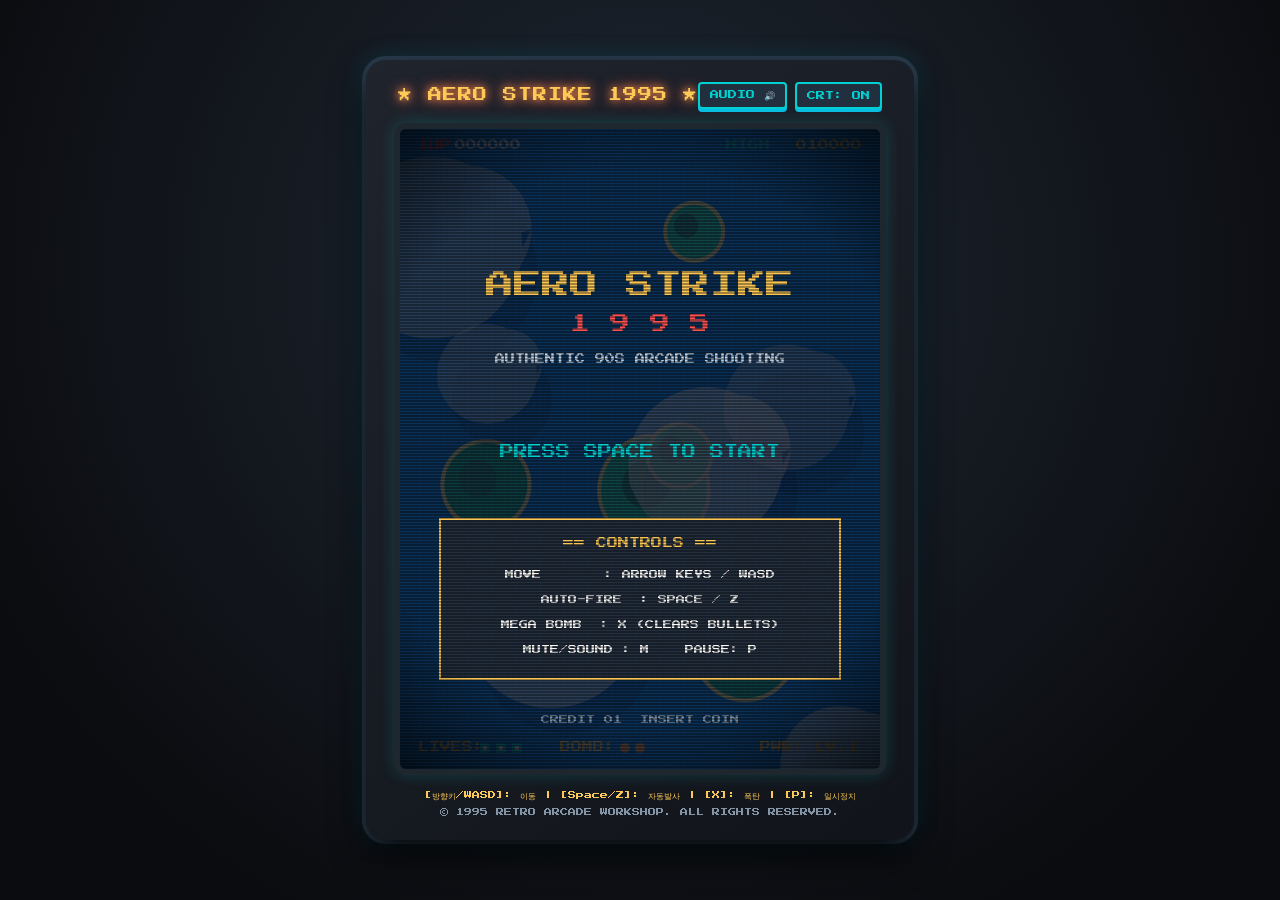
<file: shooting/index.html>
<!DOCTYPE html>
<html lang="ko">
<head>
    <meta charset="UTF-8">
    <meta name="viewport" content="width=device-width, initial-scale=1.0, maximum-scale=1.0, user-scalable=no">
    <title>AERO STRIKE 1995 - 90s Arcade Plane Shooter</title>
    <link rel="stylesheet" href="style.css">
</head>
<body>

    <div class="arcade-container">
        <!-- Arcade Marquee Header -->
        <div class="arcade-header">
            <div class="marquee-title">★ AERO STRIKE 1995 ★</div>
            <div class="top-buttons">
                <button id="toggleAudioBtn" class="retro-btn" title="Toggle Sound">AUDIO 🔊</button>
                <button id="toggleCrtBtn" class="retro-btn" title="Toggle Scanlines">CRT: ON</button>
            </div>
        </div>

        <!-- CRT Canvas Screen -->
        <div class="screen-wrapper">
            <canvas id="gameCanvas" width="480" height="640"></canvas>
            <div id="scanlinesOverlay" class="scanlines"></div>
        </div>

        <!-- Mobile Touch Controls -->
        <div class="touch-controls" id="touchControls">
            <div class="d-pad">
                <div></div>
                <button class="d-btn" id="touchUp">▲</button>
                <div></div>
                <button class="d-btn" id="touchLeft">◀</button>
                <div></div>
                <button class="d-btn" id="touchRight">▶</button>
                <div></div>
                <button class="d-btn" id="touchDown">▼</button>
                <div></div>
            </div>

            <div class="action-buttons">
                <button class="action-btn btn-bomb" id="touchBomb">BOMB</button>
                <button class="action-btn btn-fire" id="touchFire">FIRE</button>
            </div>
        </div>

        <!-- Arcade Machine Footer -->
        <div class="arcade-footer">
            <div class="controls-hint">[방향키/WASD]: 이동 | [Space/Z]: 자동발사 | [X]: 폭탄 | [P]: 일시정지</div>
            <div>© 1995 RETRO ARCADE WORKSHOP. ALL RIGHTS RESERVED.</div>
        </div>
    </div>

    <!-- Scripts -->
    <script src="audio.js"></script>
    <script src="sprites.js"></script>
    <script src="game.js"></script>
    <script>
        // CRT Scanline Toggle
        const crtOverlay = document.getElementById('scanlinesOverlay');
        const crtBtn = document.getElementById('toggleCrtBtn');
        crtBtn.addEventListener('click', () => {
            crtOverlay.classList.toggle('disabled');
            crtBtn.textContent = crtOverlay.classList.contains('disabled') ? 'CRT: OFF' : 'CRT: ON';
        });

        // Audio Button Toggle
        const audioBtn = document.getElementById('toggleAudioBtn');
        audioBtn.addEventListener('click', () => {
            window.retroAudio.init();
            const muted = window.retroAudio.toggleMute();
            audioBtn.textContent = muted ? 'AUDIO 🔇' : 'AUDIO 🔊';
        });
    </script>
</body>
</html>
</file>
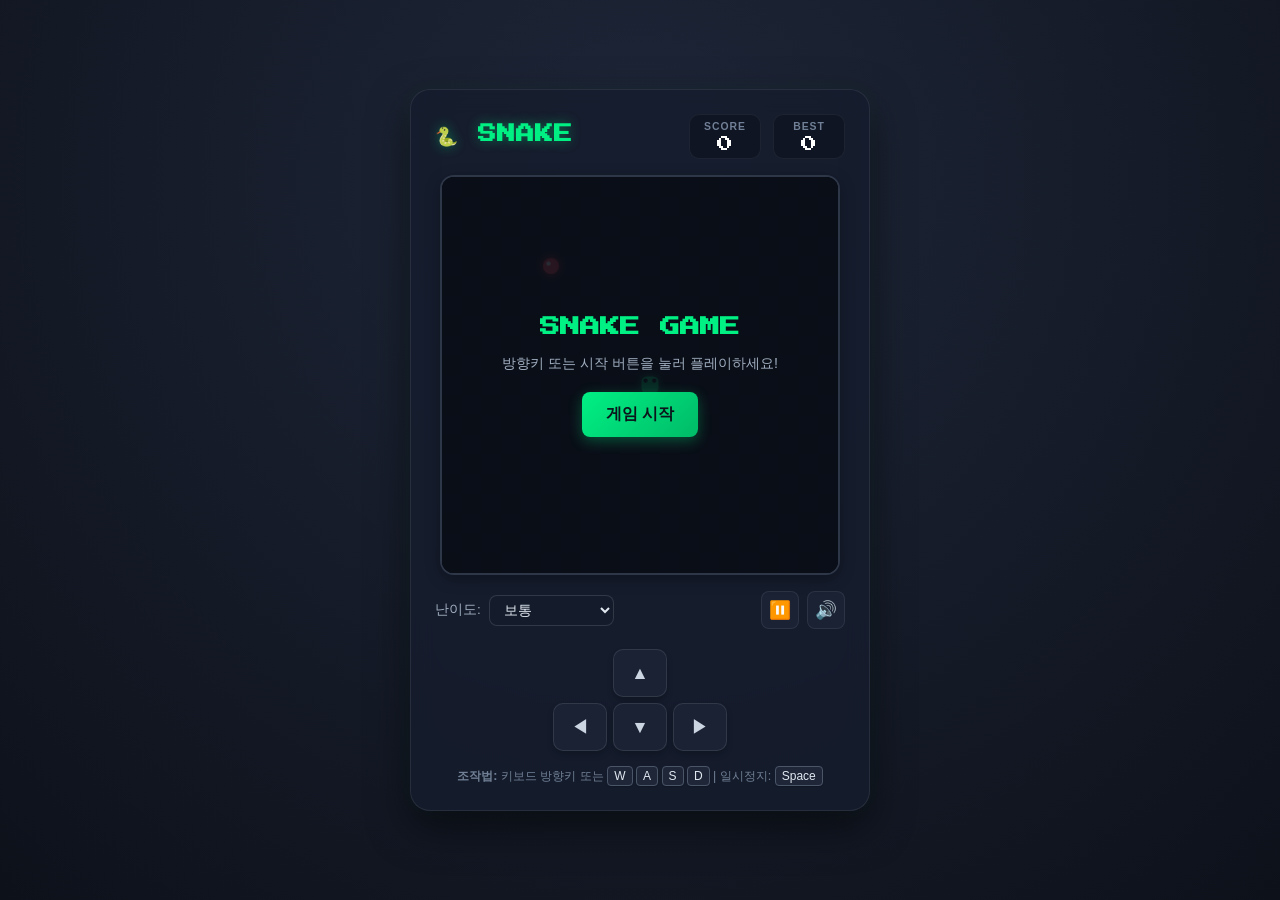
<file: snake/index.html>
<!DOCTYPE html>
<html lang="ko">
<head>
    <meta charset="UTF-8">
    <meta name="viewport" content="width=device-width, initial-scale=1.0">
    <title>클래식 스네이크 게임 (Snake Game)</title>
    <link rel="stylesheet" href="style.css">
    <link rel="preconnect" href="https://fonts.googleapis.com">
    <link rel="preconnect" href="https://fonts.gstatic.com" crossorigin>
    <link href="https://fonts.googleapis.com/css2?family=Pretendard:wght@400;600;700&family=Press+Start+2P&display=swap" rel="stylesheet">
</head>
<body>
    <div class="game-container">
        <!-- 헤더 및 점수판 -->
        <header class="game-header">
            <h1 class="game-title">🐍 SNAKE</h1>
            <div class="scoreboard">
                <div class="score-card">
                    <span class="label">SCORE</span>
                    <span id="current-score" class="value">0</span>
                </div>
                <div class="score-card">
                    <span class="label">BEST</span>
                    <span id="best-score" class="value">0</span>
                </div>
            </div>
        </header>

        <!-- 캔버스 및 오버레이 영역 -->
        <div class="canvas-wrapper">
            <canvas id="game-canvas" width="400" height="400"></canvas>
            
            <!-- 시작 및 게임오버 오버레이 -->
            <div id="overlay" class="overlay">
                <div class="overlay-content">
                    <h2 id="overlay-title">SNAKE GAME</h2>
                    <p id="overlay-msg">방향키 또는 시작 버튼을 눌러 플레이하세요!</p>
                    <div id="final-stats" class="final-stats hidden">
                        <p>최종 점수: <span id="final-score">0</span></p>
                    </div>
                    <button id="start-btn" class="btn primary-btn">게임 시작</button>
                </div>
            </div>

            <!-- 일시정지 오버레이 -->
            <div id="pause-overlay" class="overlay hidden">
                <div class="overlay-content">
                    <h2>일시 정지</h2>
                    <p>스페이스바(Space) 또는 계속하기를 누르세요</p>
                    <button id="resume-btn" class="btn primary-btn">계속하기</button>
                </div>
            </div>
        </div>

        <!-- 컨트롤 바 (옵션 버튼들) -->
        <div class="control-panel">
            <div class="difficulty-select">
                <label for="speed-select">난이도:</label>
                <select id="speed-select">
                    <option value="120">쉬움 (느림)</option>
                    <option value="90" selected>보통</option>
                    <option value="65">어려움 (빠름)</option>
                </select>
            </div>
            <div class="toggle-buttons">
                <button id="pause-btn" class="btn icon-btn" title="일시정지 (Space)">⏸️</button>
                <button id="sound-btn" class="btn icon-btn" title="사운드 켜기/끄기">🔊</button>
            </div>
        </div>

        <!-- 모바일 / 터치용 가상 D-패드 -->
        <div class="dpad-container">
            <button class="dpad-btn up" data-dir="ArrowUp" aria-label="위">▲</button>
            <div class="dpad-middle">
                <button class="dpad-btn left" data-dir="ArrowLeft" aria-label="왼쪽">◀</button>
                <button class="dpad-btn down" data-dir="ArrowDown" aria-label="아래">▼</button>
                <button class="dpad-btn right" data-dir="ArrowRight" aria-label="오른쪽">▶</button>
            </div>
        </div>

        <!-- 게임 가이드 -->
        <footer class="game-footer">
            <p><strong>조작법:</strong> 키보드 방향키 또는 <kbd>W</kbd> <kbd>A</kbd> <kbd>S</kbd> <kbd>D</kbd> | 일시정지: <kbd>Space</kbd></p>
        </footer>
    </div>

    <script src="game.js"></script>
</body>
</html>
</file>
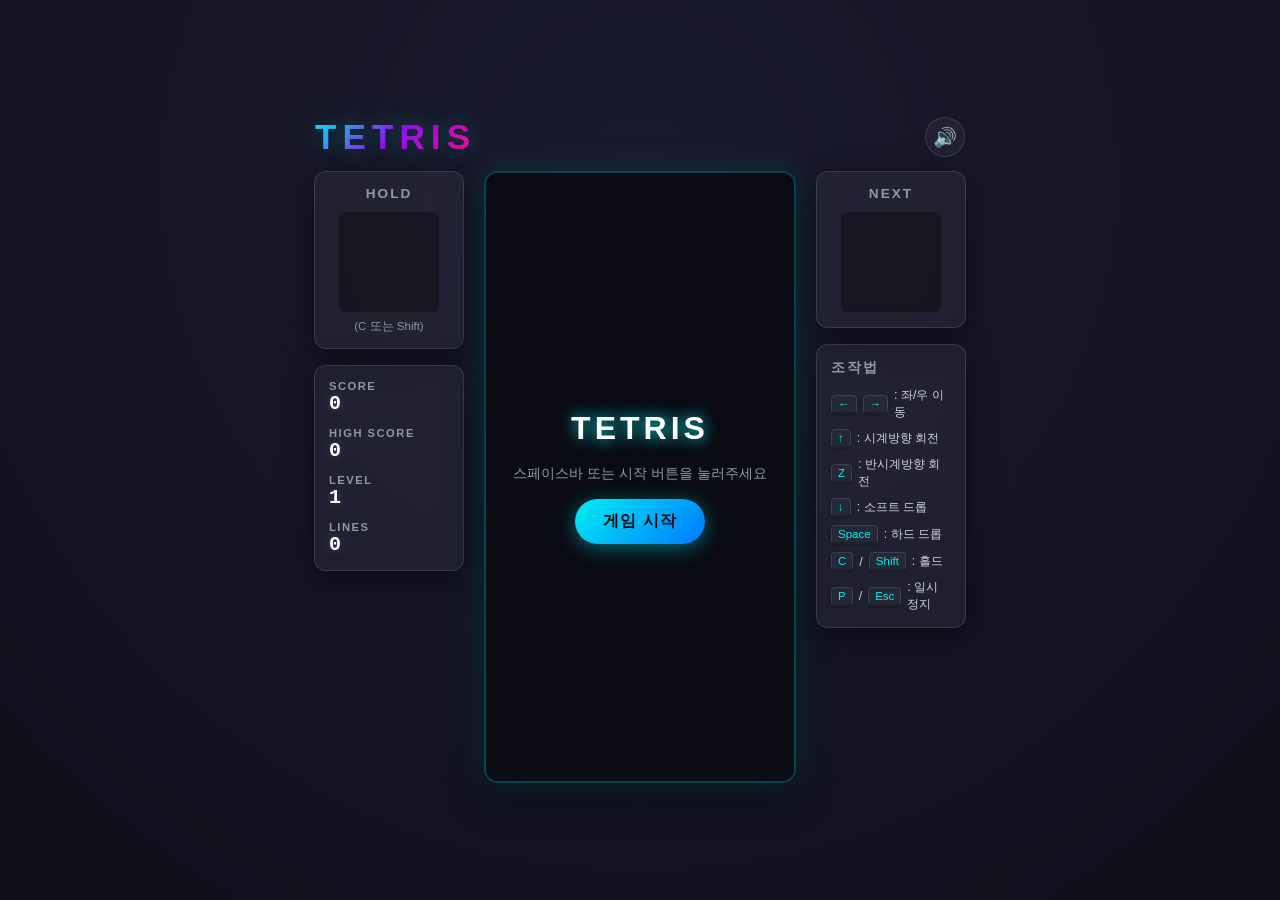
<file: testris/index.html>
<!DOCTYPE html>
<html lang="ko">
<head>
  <meta charset="UTF-8">
  <meta name="viewport" content="width=device-width, initial-scale=1.0, user-scalable=no">
  <title>클래식 테트리스 (Tetris)</title>
  <link rel="stylesheet" href="style.css">
</head>
<body>
  <div class="game-container">
    <header class="game-header">
      <h1>TETRIS</h1>
      <div class="audio-controls">
        <button id="sound-btn" class="icon-btn" title="사운드 켜기/끄기">🔊</button>
      </div>
    </header>

    <div class="main-layout">
      <!-- 왼쪽 사이드바: 홀드 & 통계 -->
      <aside class="sidebar side-left">
        <div class="panel">
          <h2>HOLD</h2>
          <canvas id="hold-canvas" width="100" height="100"></canvas>
          <div class="key-hint">(C 또는 Shift)</div>
        </div>

        <div class="panel stats-panel">
          <div class="stat-item">
            <span class="stat-label">SCORE</span>
            <span id="score" class="stat-value">0</span>
          </div>
          <div class="stat-item">
            <span class="stat-label">HIGH SCORE</span>
            <span id="high-score" class="stat-value">0</span>
          </div>
          <div class="stat-item">
            <span class="stat-label">LEVEL</span>
            <span id="level" class="stat-value">1</span>
          </div>
          <div class="stat-item">
            <span class="stat-label">LINES</span>
            <span id="lines" class="stat-value">0</span>
          </div>
        </div>
      </aside>

      <!-- 중앙: 테트리스 메인 보드 -->
      <main class="board-wrapper">
        <div class="canvas-container">
          <canvas id="tetris-canvas" width="300" height="600"></canvas>

          <!-- 오버레이 화면들 (시작, 일시정지, 게임오버) -->
          <div id="start-overlay" class="overlay active">
            <h2>TETRIS</h2>
            <p>스페이스바 또는 시작 버튼을 눌러주세요</p>
            <button id="start-btn" class="primary-btn">게임 시작</button>
          </div>

          <div id="pause-overlay" class="overlay">
            <h2>PAUSED</h2>
            <p>일시 정지되었습니다</p>
            <button id="resume-btn" class="primary-btn">계속하기</button>
          </div>

          <div id="game-over-overlay" class="overlay">
            <h2>GAME OVER</h2>
            <div class="final-score-box">
              <span>최종 점수</span>
              <span id="final-score">0</span>
            </div>
            <button id="restart-btn" class="primary-btn">다시 하기</button>
          </div>
        </div>
      </main>

      <!-- 오른쪽 사이드바: 다음 블록 & 조작법 -->
      <aside class="sidebar side-right">
        <div class="panel">
          <h2>NEXT</h2>
          <canvas id="next-canvas" width="100" height="100"></canvas>
        </div>

        <div class="panel guide-panel">
          <h2>조작법</h2>
          <ul class="controls-list">
            <li><kbd>←</kbd> <kbd>→</kbd> : 좌/우 이동</li>
            <li><kbd>↑</kbd> : 시계방향 회전</li>
            <li><kbd>Z</kbd> : 반시계방향 회전</li>
            <li><kbd>↓</kbd> : 소프트 드롭</li>
            <li><kbd>Space</kbd> : 하드 드롭</li>
            <li><kbd>C</kbd> / <kbd>Shift</kbd> : 홀드</li>
            <li><kbd>P</kbd> / <kbd>Esc</kbd> : 일시 정지</li>
          </ul>
        </div>
      </aside>
    </div>

    <!-- 모바일 / 터치 지원 컨트롤러 -->
    <div class="touch-controls">
      <div class="touch-row">
        <button id="btn-hold" class="touch-btn">HOLD</button>
        <button id="btn-rotate-ccw" class="touch-btn">↶</button>
        <button id="btn-rotate" class="touch-btn">↷</button>
        <button id="btn-hard-drop" class="touch-btn primary">⤓</button>
      </div>
      <div class="touch-row">
        <button id="btn-left" class="touch-btn">◀</button>
        <button id="btn-down" class="touch-btn">▼</button>
        <button id="btn-right" class="touch-btn">▶</button>
      </div>
    </div>
  </div>

  <script src="tetris.js"></script>
</body>
</html>
</file>
<file: breakout/style.css>
:root {
  --bg-gradient: radial-gradient(circle at 50% 20%, #151828 0%, #080912 100%);
  --panel-bg: rgba(255, 255, 255, 0.05);
  --panel-border: rgba(255, 255, 255, 0.12);
  --panel-shadow: 0 8px 32px 0 rgba(0, 0, 0, 0.5);
  --text-main: #f1f5f9;
  --text-muted: #94a3b8;
  --accent-cyan: #38bdf8;
  --accent-orange: #f97316;
  --accent-pink: #ec4899;
  --accent-green: #10b981;
  --accent-red: #ef4444;
  --accent-yellow: #eab308;
}

* {
  box-sizing: border-box;
  margin: 0;
  padding: 0;
  user-select: none;
  -webkit-user-select: none;
}

body {
  min-height: 100vh;
  background: var(--bg-gradient);
  color: var(--text-main);
  font-family: 'Pretendard', -apple-system, BlinkMacSystemFont, 'Segoe UI', Roboto, Helvetica, Arial, sans-serif;
  display: flex;
  justify-content: center;
  align-items: center;
  padding: 16px;
  overflow-x: hidden;
}

.game-container {
  display: flex;
  flex-direction: column;
  align-items: center;
  max-width: 980px;
  width: 100%;
}

/* 상단 헤더 */
.game-header {
  display: flex;
  justify-content: space-between;
  align-items: center;
  width: 100%;
  max-width: 760px;
  margin-bottom: 12px;
  padding: 0 4px;
}

.title-area {
  display: flex;
  align-items: baseline;
  gap: 10px;
}

.game-header h1 {
  font-size: 26px;
  font-weight: 900;
  letter-spacing: 2px;
  background: linear-gradient(135deg, #f97316, #fde047, #38bdf8);
  -webkit-background-clip: text;
  -webkit-text-fill-color: transparent;
  text-shadow: 0 0 20px rgba(249, 115, 22, 0.4);
}

.subtitle {
  font-size: 13px;
  color: var(--text-muted);
  font-weight: 500;
}

.header-controls {
  display: flex;
  gap: 8px;
}

.icon-btn {
  background: var(--panel-bg);
  border: 1px solid var(--panel-border);
  color: var(--text-main);
  padding: 7px 12px;
  border-radius: 8px;
  cursor: pointer;
  font-size: 13px;
  font-weight: 600;
  display: flex;
  align-items: center;
  gap: 5px;
  transition: all 0.2s ease;
  backdrop-filter: blur(8px);
}

.icon-btn:hover {
  background: rgba(255, 255, 255, 0.12);
  border-color: var(--accent-cyan);
  transform: translateY(-1px);
}

.icon-btn.active {
  background: rgba(56, 189, 248, 0.2);
  border-color: var(--accent-cyan);
  color: var(--accent-cyan);
}

.icon-btn.muted {
  opacity: 0.6;
}

/* 메인 레이아웃 (보드 + 사이드바) */
.main-layout {
  display: flex;
  gap: 18px;
  justify-content: center;
  align-items: flex-start;
  width: 100%;
  max-width: 760px;
}

/* 캔버스 래퍼 & 보드 */
.board-wrapper {
  position: relative;
  display: flex;
  flex-direction: column;
  align-items: center;
  background: rgba(10, 13, 24, 0.7);
  border-radius: 14px;
  border: 1px solid var(--panel-border);
  box-shadow: var(--panel-shadow);
  padding: 12px;
  backdrop-filter: blur(12px);
}

.canvas-container {
  position: relative;
  border-radius: 10px;
  overflow: hidden;
  box-shadow: inset 0 0 24px rgba(0, 0, 0, 0.8), 0 0 20px rgba(0, 0, 0, 0.5);
  background: #0a0d18;
}

#game-canvas {
  display: block;
  cursor: pointer;
}

/* CRT 스캔라인 오버레이 */
.crt-overlay {
  position: absolute;
  top: 0;
  left: 0;
  width: 100%;
  height: 100%;
  pointer-events: none;
  opacity: 0;
  transition: opacity 0.3s ease;
}

.crt-overlay.active {
  opacity: 1;
  background: linear-gradient(
    rgba(18, 16, 16, 0) 50%, 
    rgba(0, 0, 0, 0.32) 50%
  ), linear-gradient(
    90deg,
    rgba(255, 0, 0, 0.03),
    rgba(0, 255, 0, 0.01),
    rgba(0, 0, 255, 0.03)
  );
  background-size: 100% 3px, 6px 100%;
}

/* 사이드바 패널 */
.sidebar {
  display: flex;
  flex-direction: column;
  gap: 14px;
  width: 180px;
}

.panel {
  background: var(--panel-bg);
  border: 1px solid var(--panel-border);
  border-radius: 12px;
  padding: 14px;
  box-shadow: var(--panel-shadow);
  backdrop-filter: blur(12px);
}

.panel h2 {
  font-size: 12px;
  font-weight: 700;
  letter-spacing: 1.5px;
  color: var(--text-muted);
  margin-bottom: 10px;
  text-transform: uppercase;
  border-bottom: 1px solid rgba(255, 255, 255, 0.08);
  padding-bottom: 6px;
}

/* 상태 수치 */
.stat-item {
  display: flex;
  flex-direction: column;
  margin-bottom: 12px;
}

.stat-item:last-child {
  margin-bottom: 0;
}

.stat-label {
  font-size: 11px;
  font-weight: 600;
  color: var(--text-muted);
  letter-spacing: 0.5px;
  margin-bottom: 2px;
}

.stat-value {
  font-size: 20px;
  font-weight: 800;
  font-variant-numeric: tabular-nums;
  color: var(--text-main);
}

.highlight-cyan {
  color: var(--accent-cyan);
  text-shadow: 0 0 12px rgba(56, 189, 248, 0.5);
}

.highlight-orange {
  color: var(--accent-orange);
  text-shadow: 0 0 12px rgba(249, 115, 22, 0.5);
}

.highlight-yellow {
  color: var(--accent-yellow);
  text-shadow: 0 0 12px rgba(234, 179, 8, 0.5);
}

/* 생명 하트 컨테이너 */
.lives-box {
  display: flex;
  gap: 4px;
  font-size: 18px;
  min-height: 24px;
}

.life-icon {
  animation: pulse-heart 1.5s infinite;
}

@keyframes pulse-heart {
  0%, 100% { transform: scale(1); }
  50% { transform: scale(1.1); }
}

/* 콤보 패널 */
.combo-panel {
  display: none;
  background: linear-gradient(135deg, rgba(249, 115, 22, 0.15), rgba(234, 179, 8, 0.15));
  border-color: rgba(249, 115, 22, 0.35);
  animation: combo-glow 1s infinite alternate;
}

.combo-panel.visible {
  display: block;
}

.combo-text {
  font-size: 16px;
  font-weight: 900;
  text-align: center;
  color: #fde047;
  text-shadow: 0 0 10px rgba(253, 224, 71, 0.7);
}

@keyframes combo-glow {
  from { box-shadow: 0 0 10px rgba(249, 115, 22, 0.2); }
  to { box-shadow: 0 0 20px rgba(249, 115, 22, 0.5); }
}

/* 파워업 배지 */
.powerup-box {
  display: flex;
  flex-direction: column;
  gap: 6px;
  min-height: 30px;
}

.powerup-empty-hint {
  font-size: 11px;
  color: var(--text-muted);
  font-style: italic;
}

.powerup-badge {
  display: inline-block;
  font-size: 11px;
  font-weight: 700;
  padding: 4px 8px;
  border-radius: 6px;
  letter-spacing: 0.3px;
  box-shadow: 0 2px 6px rgba(0, 0, 0, 0.3);
  animation: popIn 0.25s cubic-bezier(0.175, 0.885, 0.32, 1.275);
}

.badge-expand {
  background: rgba(16, 185, 129, 0.25);
  color: #6ee7b7;
  border: 1px solid #10b981;
}

.badge-fire {
  background: rgba(249, 115, 22, 0.25);
  color: #fdba74;
  border: 1px solid #f97316;
}

.badge-laser {
  background: rgba(239, 68, 68, 0.25);
  color: #fca5a5;
  border: 1px solid #ef4444;
}

.badge-barrier {
  background: rgba(56, 189, 248, 0.25);
  color: #7dd3fc;
  border: 1px solid #38bdf8;
}

/* 가이드 안내 */
.help-list {
  list-style: none;
  font-size: 11px;
  color: var(--text-muted);
  display: flex;
  flex-direction: column;
  gap: 5px;
}

.help-list li {
  display: flex;
  justify-content: space-between;
}

.help-key {
  color: var(--accent-cyan);
  font-weight: 700;
  background: rgba(255, 255, 255, 0.08);
  padding: 1px 5px;
  border-radius: 4px;
}

/* 오버레이 화면 (공통) */
.overlay {
  position: absolute;
  top: 0;
  left: 0;
  width: 100%;
  height: 100%;
  background: rgba(8, 10, 20, 0.85);
  backdrop-filter: blur(8px);
  display: flex;
  flex-direction: column;
  justify-content: center;
  align-items: center;
  padding: 24px;
  text-align: center;
  opacity: 0;
  pointer-events: none;
  transition: opacity 0.25s ease;
  z-index: 20;
}

.overlay.active {
  opacity: 1;
  pointer-events: auto;
}

.overlay h2 {
  font-size: 32px;
  font-weight: 900;
  letter-spacing: 2px;
  margin-bottom: 8px;
}

.overlay p {
  font-size: 14px;
  color: var(--text-muted);
  margin-bottom: 20px;
  line-height: 1.5;
}

.primary-btn {
  background: linear-gradient(135deg, #f97316, #ea580c);
  color: #ffffff;
  border: none;
  padding: 12px 28px;
  font-size: 15px;
  font-weight: 700;
  border-radius: 10px;
  cursor: pointer;
  transition: all 0.2s ease;
  box-shadow: 0 4px 16px rgba(249, 115, 22, 0.4);
}

.primary-btn:hover {
  background: linear-gradient(135deg, #fb923c, #f97316);
  transform: translateY(-2px);
  box-shadow: 0 6px 20px rgba(249, 115, 22, 0.6);
}

.primary-btn:active {
  transform: translateY(1px);
}

.secondary-btn {
  background: rgba(255, 255, 255, 0.1);
  color: var(--text-main);
  border: 1px solid var(--panel-border);
  padding: 10px 24px;
  font-size: 14px;
  font-weight: 600;
  border-radius: 8px;
  cursor: pointer;
  margin-top: 10px;
  transition: all 0.2s;
}

.secondary-btn:hover {
  background: rgba(255, 255, 255, 0.18);
}

/* 시작 오버레이 특화 */
.start-title {
  color: var(--accent-orange);
  text-shadow: 0 0 20px rgba(249, 115, 22, 0.6);
}

.items-preview {
  display: flex;
  flex-wrap: wrap;
  gap: 8px;
  justify-content: center;
  max-width: 440px;
  margin-bottom: 24px;
}

.preview-chip {
  background: rgba(255, 255, 255, 0.06);
  border: 1px solid rgba(255, 255, 255, 0.1);
  border-radius: 6px;
  padding: 4px 8px;
  font-size: 11px;
  display: flex;
  align-items: center;
  gap: 4px;
}

/* 스테이지 클리어 특화 */
.clear-title {
  color: var(--accent-yellow);
  text-shadow: 0 0 20px rgba(234, 179, 8, 0.6);
}

.stage-summary {
  background: rgba(255, 255, 255, 0.05);
  border: 1px solid rgba(255, 255, 255, 0.1);
  border-radius: 8px;
  padding: 12px 20px;
  margin-bottom: 20px;
  font-size: 14px;
  line-height: 1.6;
}

/* 게임 오버 특화 */
.gameover-title {
  color: var(--accent-red);
  text-shadow: 0 0 20px rgba(239, 68, 68, 0.6);
}

.result-card {
  background: rgba(255, 255, 255, 0.05);
  border: 1px solid rgba(255, 255, 255, 0.1);
  border-radius: 10px;
  padding: 16px 28px;
  margin-bottom: 20px;
  display: flex;
  flex-direction: column;
  gap: 8px;
}

.result-row {
  display: flex;
  justify-content: space-between;
  gap: 24px;
  font-size: 14px;
}

.new-record {
  display: inline-block;
  background: linear-gradient(135deg, #f97316, #eab308);
  color: #000;
  font-size: 11px;
  font-weight: 800;
  padding: 2px 8px;
  border-radius: 10px;
  margin-top: 4px;
}

/* 모바일 전용 터치 바 */
.mobile-controls {
  display: none;
  width: 100%;
  max-width: 640px;
  margin-top: 10px;
}

.touch-action-btn {
  width: 100%;
  background: linear-gradient(135deg, #f97316, #ea580c);
  color: white;
  border: none;
  padding: 14px;
  border-radius: 10px;
  font-size: 16px;
  font-weight: 700;
  cursor: pointer;
  box-shadow: 0 4px 12px rgba(249, 115, 22, 0.35);
}

.touch-action-btn:active {
  transform: scale(0.98);
}

/* 반응형 모바일 대응 */
@media (max-width: 768px) {
  .main-layout {
    flex-direction: column;
    align-items: center;
  }

  .sidebar {
    width: 100%;
    max-width: 640px;
    flex-direction: row;
    flex-wrap: wrap;
  }

  .panel {
    flex: 1;
    min-width: 140px;
  }

  .mobile-controls {
    display: block;
  }
}
</file>
<file: shooting/style.css>
@import url('https://fonts.googleapis.com/css2?family=Press+Start+2P&display=swap');

* {
    box-sizing: border-box;
    user-select: none;
    -webkit-user-select: none;
    margin: 0;
    padding: 0;
}

body {
    background-color: #0b0c10;
    background-image: 
        radial-gradient(circle at 50% 30%, #1f2833 0%, #0b0c10 80%),
        repeating-linear-gradient(0deg, rgba(0, 0, 0, 0.15), rgba(0, 0, 0, 0.15) 1px, transparent 1px, transparent 2px);
    color: #c5c6c7;
    font-family: 'Press Start 2P', monospace, sans-serif;
    display: flex;
    flex-direction: column;
    align-items: center;
    justify-content: center;
    min-height: 100vh;
    overflow-x: hidden;
    padding: 15px;
}

/* Arcade Cabinet Bezel & Frame */
.arcade-container {
    display: flex;
    flex-direction: column;
    align-items: center;
    background: linear-gradient(145deg, #1f242d, #11141a);
    padding: 16px 20px 22px 20px;
    border-radius: 20px;
    box-shadow: 
        0 15px 35px rgba(0, 0, 0, 0.9),
        0 0 0 4px #2c3e50,
        0 0 25px rgba(10, 189, 227, 0.25);
    position: relative;
    max-width: 100%;
}

/* Arcade Cabinet Top Marquee */
.arcade-header {
    width: 100%;
    display: flex;
    justify-content: space-between;
    align-items: center;
    padding: 6px 12px 14px 12px;
}

.marquee-title {
    font-size: 14px;
    color: #feca57;
    text-shadow: 0 0 8px #ff9f43, 0 0 15px #ee5253;
    letter-spacing: 1px;
}

.top-buttons {
    display: flex;
    gap: 8px;
}

.retro-btn {
    background: #222f3e;
    color: #00d2d3;
    border: 2px solid #00d2d3;
    font-family: 'Press Start 2P', monospace;
    font-size: 9px;
    padding: 6px 10px;
    cursor: pointer;
    border-radius: 4px;
    transition: all 0.15s ease;
    box-shadow: 0 3px 0 #0abde3;
}

.retro-btn:hover {
    background: #00d2d3;
    color: #111;
    box-shadow: 0 0 12px #00d2d3;
}

.retro-btn:active {
    transform: translateY(2px);
    box-shadow: 0 1px 0 #0abde3;
}

/* CRT Screen Wrapper */
.screen-wrapper {
    position: relative;
    border-radius: 12px;
    overflow: hidden;
    box-shadow: 
        inset 0 0 40px rgba(0, 0, 0, 0.8),
        0 0 15px rgba(0, 210, 211, 0.2);
    border: 6px solid #1e272e;
    background: #000;
}

#gameCanvas {
    display: block;
    image-rendering: -moz-crisp-edges;
    image-rendering: -webkit-crisp-edges;
    image-rendering: pixelated;
    image-rendering: crisp-edges;
    max-width: 100%;
    height: auto;
}

/* Authentic CRT Scanlines Effect */
.scanlines {
    position: absolute;
    top: 0;
    left: 0;
    width: 100%;
    height: 100%;
    pointer-events: none;
    background: linear-gradient(
        rgba(18, 16, 16, 0) 50%, 
        rgba(0, 0, 0, 0.35) 50%
    ), linear-gradient(
        90deg,
        rgba(255, 0, 0, 0.03),
        rgba(0, 255, 0, 0.01),
        rgba(0, 0, 255, 0.03)
    );
    background-size: 100% 3px, 6px 100%;
    border-radius: 6px;
    z-index: 10;
}

.scanlines.disabled {
    display: none;
}

/* CRT Vignette / Screen Curvature Shadow */
.screen-wrapper::after {
    content: " ";
    display: block;
    position: absolute;
    top: 0; left: 0; bottom: 0; right: 0;
    background: radial-gradient(circle at center, transparent 70%, rgba(0, 0, 0, 0.6) 100%);
    pointer-events: none;
    z-index: 11;
}

/* Bottom Cabinet Footer */
.arcade-footer {
    margin-top: 14px;
    font-size: 8px;
    color: #8395a7;
    text-align: center;
    line-height: 1.6;
}

.controls-hint {
    color: #feca57;
    margin-bottom: 4px;
}

/* Mobile Virtual Touch Controls */
.touch-controls {
    display: none;
    width: 100%;
    max-width: 480px;
    margin-top: 15px;
    justify-content: space-between;
    align-items: center;
    padding: 0 10px;
}

@media (max-width: 768px) {
    .touch-controls {
        display: flex;
    }
}

.d-pad {
    display: grid;
    grid-template-columns: repeat(3, 44px);
    grid-template-rows: repeat(3, 44px);
    gap: 4px;
}

.d-btn {
    background: #2c3e50;
    color: #fff;
    border: 2px solid #576574;
    border-radius: 6px;
    display: flex;
    align-items: center;
    justify-content: center;
    font-size: 14px;
    touch-action: manipulation;
}

.d-btn:active {
    background: #00d2d3;
    color: #000;
}

.action-buttons {
    display: flex;
    gap: 14px;
}

.action-btn {
    width: 60px;
    height: 60px;
    border-radius: 50%;
    border: 3px solid #fff;
    color: #fff;
    font-family: 'Press Start 2P', monospace;
    font-size: 10px;
    display: flex;
    align-items: center;
    justify-content: center;
    cursor: pointer;
    touch-action: manipulation;
}

.btn-fire {
    background: #ee5253;
    box-shadow: 0 4px 0 #b33939, 0 0 10px rgba(238, 82, 83, 0.5);
}

.btn-bomb {
    background: #0abde3;
    box-shadow: 0 4px 0 #0984e3, 0 0 10px rgba(10, 189, 227, 0.5);
}

.action-btn:active {
    transform: translateY(3px);
    box-shadow: none;
}
</file>
<file: snake/style.css>
* {
    box-sizing: border-box;
    margin: 0;
    padding: 0;
    user-select: none;
    -webkit-user-select: none;
}

body {
    background: radial-gradient(circle at 50% 20%, #1e2638 0%, #0d111a 100%);
    color: #e2e8f0;
    font-family: 'Pretendard', -apple-system, BlinkMacSystemFont, "Segoe UI", Roboto, sans-serif;
    min-height: 100vh;
    display: flex;
    justify-content: center;
    align-items: center;
    padding: 16px;
}

.game-container {
    background: rgba(22, 29, 45, 0.85);
    backdrop-filter: blur(12px);
    border: 1px solid rgba(255, 255, 255, 0.08);
    box-shadow: 0 16px 40px rgba(0, 0, 0, 0.5), 0 0 20px rgba(0, 240, 132, 0.05);
    border-radius: 20px;
    padding: 24px;
    width: 100%;
    max-width: 460px;
    display: flex;
    flex-direction: column;
    align-items: center;
    gap: 16px;
}

/* 헤더 & 점수판 */
.game-header {
    width: 100%;
    display: flex;
    justify-content: space-between;
    align-items: center;
}

.game-title {
    font-family: 'Press Start 2P', monospace;
    font-size: 1.15rem;
    color: #00f084;
    letter-spacing: 1px;
    text-shadow: 0 0 12px rgba(0, 240, 132, 0.4);
}

.scoreboard {
    display: flex;
    gap: 12px;
}

.score-card {
    background: #0f1523;
    border: 1px solid rgba(255, 255, 255, 0.06);
    border-radius: 10px;
    padding: 6px 14px;
    display: flex;
    flex-direction: column;
    align-items: center;
    min-width: 72px;
}

.score-card .label {
    font-size: 0.65rem;
    font-weight: 700;
    color: #718096;
    letter-spacing: 1px;
}

.score-card .value {
    font-family: 'Press Start 2P', monospace;
    font-size: 1rem;
    color: #ffffff;
    margin-top: 4px;
}

/* 캔버스 및 오버레이 */
.canvas-wrapper {
    position: relative;
    width: 400px;
    height: 400px;
    max-width: 100%;
    aspect-ratio: 1 / 1;
    border-radius: 14px;
    overflow: hidden;
    box-shadow: inset 0 0 20px rgba(0, 0, 0, 0.8), 0 4px 15px rgba(0, 0, 0, 0.3);
    border: 2px solid #2d3748;
}

#game-canvas {
    width: 100%;
    height: 100%;
    display: block;
    background-color: #0c101a;
}

/* 오버레이 */
.overlay {
    position: absolute;
    inset: 0;
    background: rgba(10, 14, 23, 0.88);
    display: flex;
    justify-content: center;
    align-items: center;
    text-align: center;
    padding: 24px;
    transition: opacity 0.25s ease, visibility 0.25s;
    z-index: 10;
}

.overlay.hidden {
    opacity: 0;
    pointer-events: none;
    visibility: hidden;
}

.overlay-content h2 {
    font-family: 'Press Start 2P', monospace;
    font-size: 1.25rem;
    color: #00f084;
    margin-bottom: 12px;
    line-height: 1.4;
}

.overlay-content p {
    font-size: 0.9rem;
    color: #a0aec0;
    margin-bottom: 18px;
    line-height: 1.5;
}

.final-stats {
    background: rgba(255, 255, 255, 0.05);
    border-radius: 8px;
    padding: 10px;
    margin-bottom: 18px;
    font-size: 1rem;
    color: #f7fafc;
}

.final-stats.hidden {
    display: none;
}

.final-stats span {
    font-weight: bold;
    color: #00f084;
}

/* 버튼 */
.btn {
    cursor: pointer;
    border: none;
    outline: none;
    border-radius: 8px;
    font-weight: 600;
    transition: all 0.15s ease;
}

.primary-btn {
    background: linear-gradient(135deg, #00f084 0%, #00bb67 100%);
    color: #0b141a;
    padding: 12px 24px;
    font-size: 1rem;
    box-shadow: 0 4px 14px rgba(0, 240, 132, 0.3);
}

.primary-btn:hover {
    transform: translateY(-2px);
    box-shadow: 0 6px 20px rgba(0, 240, 132, 0.45);
}

.primary-btn:active {
    transform: translateY(0);
}

.icon-btn {
    background: #1a2234;
    color: #e2e8f0;
    width: 38px;
    height: 38px;
    border-radius: 8px;
    display: flex;
    align-items: center;
    justify-content: center;
    font-size: 1.1rem;
    border: 1px solid rgba(255, 255, 255, 0.08);
}

.icon-btn:hover {
    background: #242f47;
}

/* 컨트롤 바 */
.control-panel {
    width: 100%;
    display: flex;
    justify-content: space-between;
    align-items: center;
}

.difficulty-select {
    display: flex;
    align-items: center;
    gap: 8px;
    font-size: 0.85rem;
    color: #a0aec0;
}

.difficulty-select select {
    background: #141c2c;
    border: 1px solid rgba(255, 255, 255, 0.12);
    color: #e2e8f0;
    padding: 6px 10px;
    border-radius: 8px;
    outline: none;
    font-size: 0.85rem;
    cursor: pointer;
}

.toggle-buttons {
    display: flex;
    gap: 8px;
}

/* D-Pad (모바일 / 터치 지원) */
.dpad-container {
    display: flex;
    flex-direction: column;
    align-items: center;
    gap: 6px;
    margin-top: 4px;
}

.dpad-middle {
    display: flex;
    gap: 6px;
}

.dpad-btn {
    width: 54px;
    height: 48px;
    background: #1a2234;
    border: 1px solid rgba(255, 255, 255, 0.1);
    color: #cbd5e1;
    font-size: 1.1rem;
    border-radius: 10px;
    cursor: pointer;
    display: flex;
    align-items: center;
    justify-content: center;
    box-shadow: 0 4px 6px rgba(0, 0, 0, 0.2);
    touch-action: manipulation;
    transition: background 0.1s, transform 0.1s;
}

.dpad-btn:active {
    background: #00f084;
    color: #081216;
    transform: scale(0.94);
}

/* 풋터 가이드 */
.game-footer {
    font-size: 0.78rem;
    color: #718096;
    text-align: center;
    line-height: 1.5;
}

kbd {
    background: #1e2638;
    border: 1px solid #4a5568;
    border-radius: 4px;
    padding: 2px 6px;
    font-size: 0.75rem;
    color: #e2e8f0;
    font-family: inherit;
    box-shadow: 0 1px 1px rgba(0,0,0,0.2);
}

/* 화면 너비가 작을 때 */
@media (max-width: 440px) {
    .game-container {
        padding: 16px;
    }
    .dpad-btn {
        width: 50px;
        height: 44px;
    }
}
</file>
<file: testris/style.css>
:root {
  --bg-gradient: radial-gradient(circle at 50% 20%, #1a1a2e 0%, #0f0f1b 100%);
  --panel-bg: rgba(255, 255, 255, 0.05);
  --panel-border: rgba(255, 255, 255, 0.12);
  --panel-shadow: 0 8px 32px 0 rgba(0, 0, 0, 0.45);
  --text-main: #f0f3f8;
  --text-muted: #8e99aa;
  --accent-cyan: #00f0f0;
  --accent-pink: #ff007f;
  --accent-purple: #a000f0;
  --accent-yellow: #f0f000;
  --board-bg: #0b0c14;
  --grid-line: rgba(255, 255, 255, 0.04);
}

* {
  box-sizing: border-box;
  margin: 0;
  padding: 0;
  user-select: none;
  -webkit-user-select: none;
}

body {
  min-height: 100vh;
  background: var(--bg-gradient);
  color: var(--text-main);
  font-family: 'Pretendard', -apple-system, BlinkMacSystemFont, 'Segoe UI', Roboto, Helvetica, Arial, sans-serif;
  display: flex;
  justify-content: center;
  align-items: center;
  padding: 16px;
  overflow-x: hidden;
}

.game-container {
  display: flex;
  flex-direction: column;
  align-items: center;
  max-width: 900px;
  width: 100%;
}

.game-header {
  display: flex;
  justify-content: space-between;
  align-items: center;
  width: 100%;
  max-width: 650px;
  margin-bottom: 14px;
}

.game-header h1 {
  font-size: 2.2rem;
  font-weight: 900;
  letter-spacing: 6px;
  background: linear-gradient(135deg, #00f0f0, #a000f0, #ff007f);
  -webkit-background-clip: text;
  -webkit-text-fill-color: transparent;
  text-shadow: 0 0 24px rgba(0, 240, 240, 0.3);
}

.icon-btn {
  background: var(--panel-bg);
  border: 1px solid var(--panel-border);
  color: var(--text-main);
  border-radius: 50%;
  width: 40px;
  height: 40px;
  font-size: 1.2rem;
  cursor: pointer;
  display: flex;
  align-items: center;
  justify-content: center;
  transition: all 0.2s ease;
  backdrop-filter: blur(8px);
}

.icon-btn:hover {
  background: rgba(255, 255, 255, 0.15);
  transform: scale(1.08);
}

.icon-btn:active {
  transform: scale(0.95);
}

/* 메인 레이아웃 */
.main-layout {
  display: flex;
  gap: 20px;
  align-items: flex-start;
  justify-content: center;
}

.sidebar {
  display: flex;
  flex-direction: column;
  gap: 16px;
  width: 150px;
}

.panel {
  background: var(--panel-bg);
  border: 1px solid var(--panel-border);
  border-radius: 12px;
  padding: 14px;
  box-shadow: var(--panel-shadow);
  backdrop-filter: blur(12px);
  text-align: center;
}

.panel h2 {
  font-size: 0.85rem;
  font-weight: 700;
  letter-spacing: 2px;
  color: var(--text-muted);
  margin-bottom: 10px;
}

.key-hint {
  font-size: 0.72rem;
  color: var(--text-muted);
  margin-top: 6px;
}

canvas#hold-canvas,
canvas#next-canvas {
  background: rgba(0, 0, 0, 0.35);
  border-radius: 8px;
  border: 1px solid rgba(255, 255, 255, 0.05);
  display: block;
  margin: 0 auto;
}

/* 통계 패널 */
.stats-panel {
  display: flex;
  flex-direction: column;
  gap: 12px;
  text-align: left;
}

.stat-item {
  display: flex;
  flex-direction: column;
}

.stat-label {
  font-size: 0.7rem;
  font-weight: 700;
  letter-spacing: 1.5px;
  color: var(--text-muted);
}

.stat-value {
  font-size: 1.25rem;
  font-weight: 800;
  font-family: 'Courier New', Courier, monospace;
  color: #fff;
  text-shadow: 0 0 10px rgba(255, 255, 255, 0.2);
}

/* 조작 가이드 패널 */
.guide-panel {
  text-align: left;
}

.controls-list {
  list-style: none;
  font-size: 0.78rem;
  display: flex;
  flex-direction: column;
  gap: 8px;
}

.controls-list li {
  display: flex;
  align-items: center;
  gap: 6px;
  color: #d1d5db;
}

kbd {
  background: #252836;
  border: 1px solid #3b4252;
  border-bottom: 2px solid #1e222d;
  border-radius: 4px;
  padding: 2px 6px;
  font-size: 0.72rem;
  font-family: inherit;
  color: var(--accent-cyan);
  box-shadow: 0 1px 3px rgba(0, 0, 0, 0.3);
}

/* 중앙 게임 보드 */
.board-wrapper {
  position: relative;
}

.canvas-container {
  position: relative;
  background: var(--board-bg);
  border-radius: 14px;
  padding: 4px;
  border: 2px solid rgba(0, 240, 240, 0.25);
  box-shadow: 0 0 30px rgba(0, 240, 240, 0.15), 0 12px 35px rgba(0, 0, 0, 0.6);
  display: flex;
  justify-content: center;
  align-items: center;
}

canvas#tetris-canvas {
  background: var(--board-bg);
  border-radius: 10px;
  display: block;
}

/* 오버레이 (시작, 일시정지, 게임오버) */
.overlay {
  position: absolute;
  top: 0;
  left: 0;
  right: 0;
  bottom: 0;
  background: rgba(11, 12, 20, 0.88);
  backdrop-filter: blur(8px);
  border-radius: 12px;
  display: none;
  flex-direction: column;
  justify-content: center;
  align-items: center;
  gap: 16px;
  padding: 24px;
  text-align: center;
  z-index: 10;
  animation: fadeIn 0.25s ease-out;
}

.overlay.active {
  display: flex;
}

.overlay h2 {
  font-size: 2rem;
  font-weight: 900;
  letter-spacing: 4px;
  color: #fff;
  text-shadow: 0 0 15px var(--accent-cyan);
}

.overlay p {
  color: var(--text-muted);
  font-size: 0.9rem;
  line-height: 1.4;
}

.final-score-box {
  background: rgba(255, 255, 255, 0.05);
  border: 1px solid var(--panel-border);
  padding: 12px 24px;
  border-radius: 8px;
  display: flex;
  flex-direction: column;
  gap: 4px;
}

.final-score-box span:first-child {
  font-size: 0.8rem;
  color: var(--text-muted);
}

.final-score-box span:last-child {
  font-size: 1.8rem;
  font-weight: 800;
  color: var(--accent-yellow);
}

.primary-btn {
  background: linear-gradient(135deg, #00f0f0, #0077ff);
  color: #0b0c14;
  font-weight: 800;
  font-size: 1rem;
  padding: 12px 28px;
  border: none;
  border-radius: 30px;
  cursor: pointer;
  letter-spacing: 1px;
  transition: all 0.2s ease;
  box-shadow: 0 4px 20px rgba(0, 240, 240, 0.4);
}

.primary-btn:hover {
  transform: translateY(-2px);
  box-shadow: 0 6px 25px rgba(0, 240, 240, 0.6);
}

.primary-btn:active {
  transform: translateY(1px);
}

/* 터치 / 모바일 컨트롤러 */
.touch-controls {
  display: none;
  flex-direction: column;
  gap: 10px;
  width: 100%;
  max-width: 380px;
  margin-top: 18px;
}

.touch-row {
  display: flex;
  justify-content: center;
  gap: 10px;
}

.touch-btn {
  flex: 1;
  background: rgba(255, 255, 255, 0.08);
  border: 1px solid rgba(255, 255, 255, 0.15);
  color: #fff;
  font-size: 1.25rem;
  font-weight: bold;
  height: 52px;
  border-radius: 12px;
  cursor: pointer;
  display: flex;
  align-items: center;
  justify-content: center;
  touch-action: manipulation;
  transition: background 0.1s, transform 0.1s;
}

.touch-btn:active {
  background: rgba(0, 240, 240, 0.3);
  transform: scale(0.95);
}

.touch-btn.primary {
  background: rgba(0, 240, 240, 0.2);
  border-color: rgba(0, 240, 240, 0.5);
  color: var(--accent-cyan);
}

/* 반응형 모바일 대응 */
@media (max-width: 680px) {
  body {
    padding: 8px;
  }

  .game-header h1 {
    font-size: 1.6rem;
  }

  .main-layout {
    flex-direction: column;
    align-items: center;
  }

  .sidebar {
    width: 100%;
    max-width: 310px;
    flex-direction: row;
    justify-content: space-between;
  }

  .side-left .panel,
  .side-right .panel {
    flex: 1;
  }

  .stats-panel {
    display: grid;
    grid-template-columns: 1fr 1fr;
    gap: 8px;
  }

  .guide-panel {
    display: none; /* 모바일에서는 터치 버튼이 있으므로 가이드 숨김 */
  }

  .touch-controls {
    display: flex;
  }
}

@keyframes fadeIn {
  from { opacity: 0; }
  to { opacity: 1; }
}
</file>
